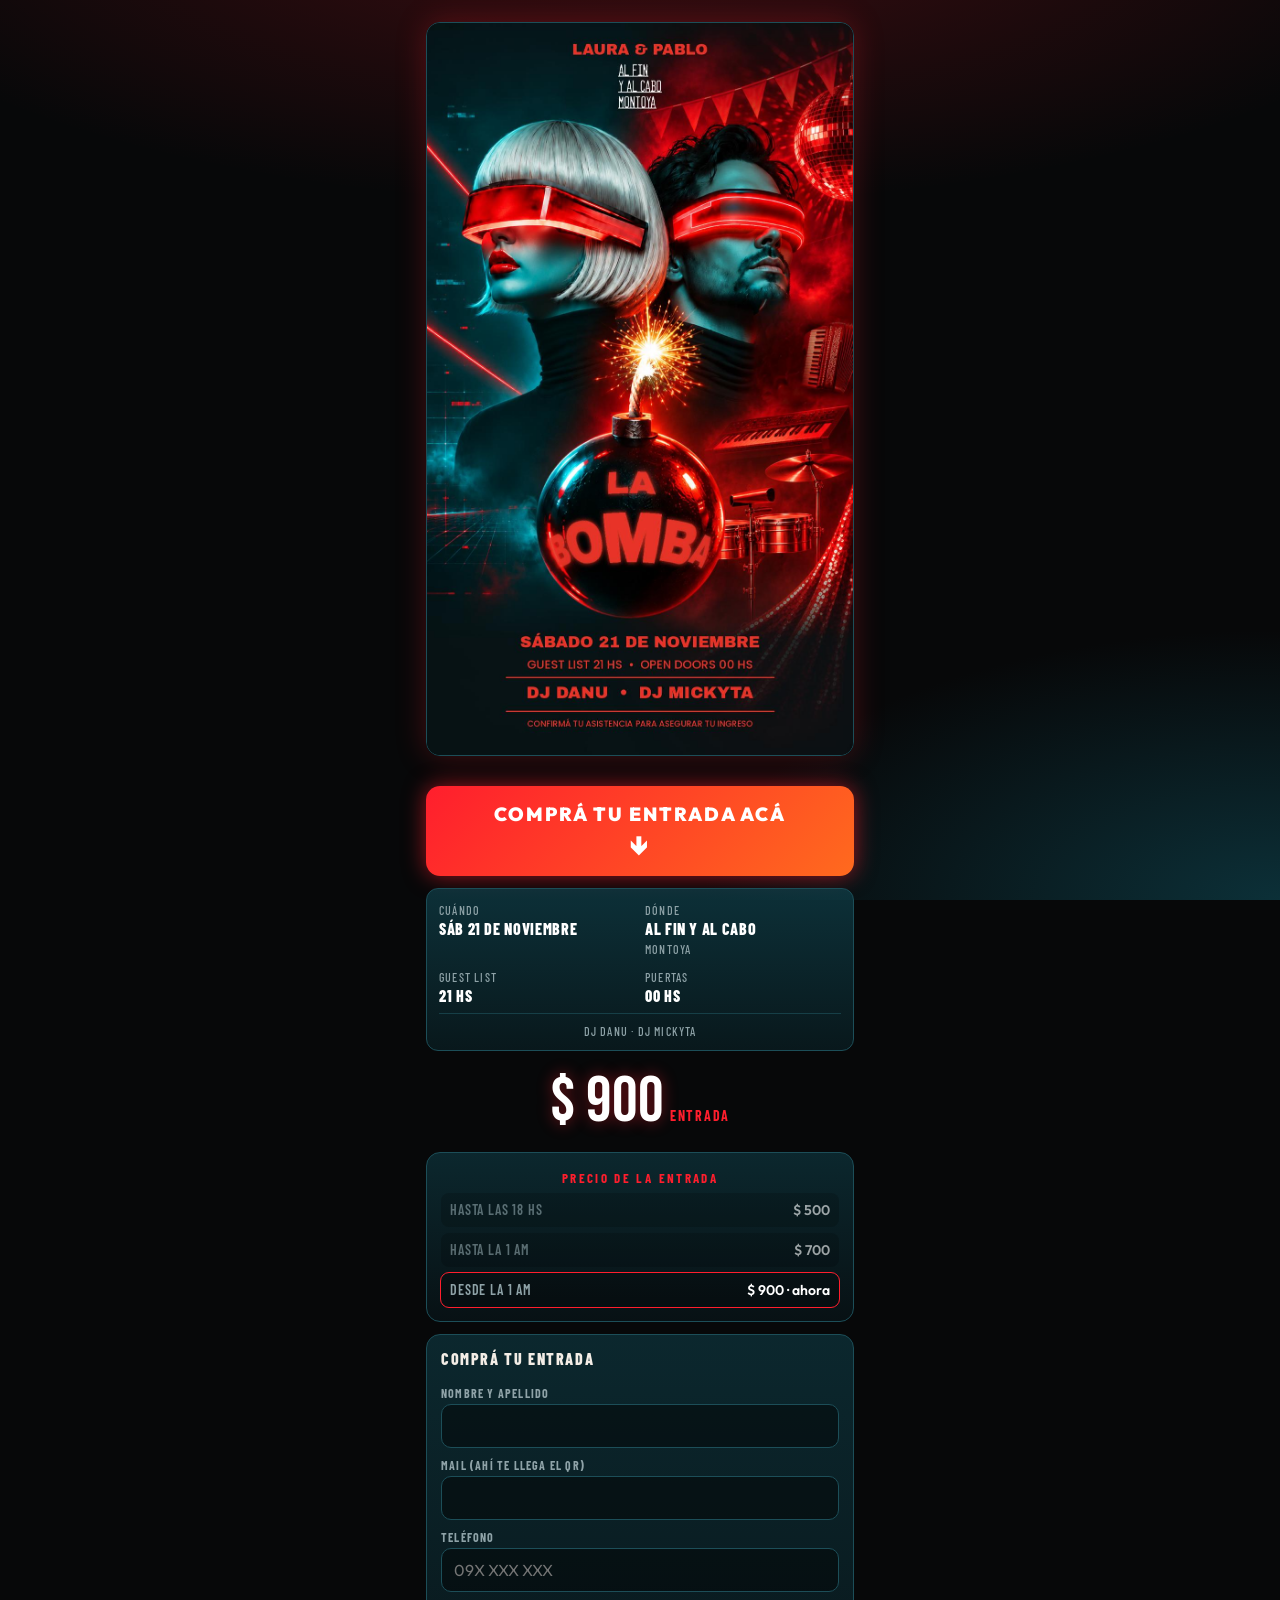
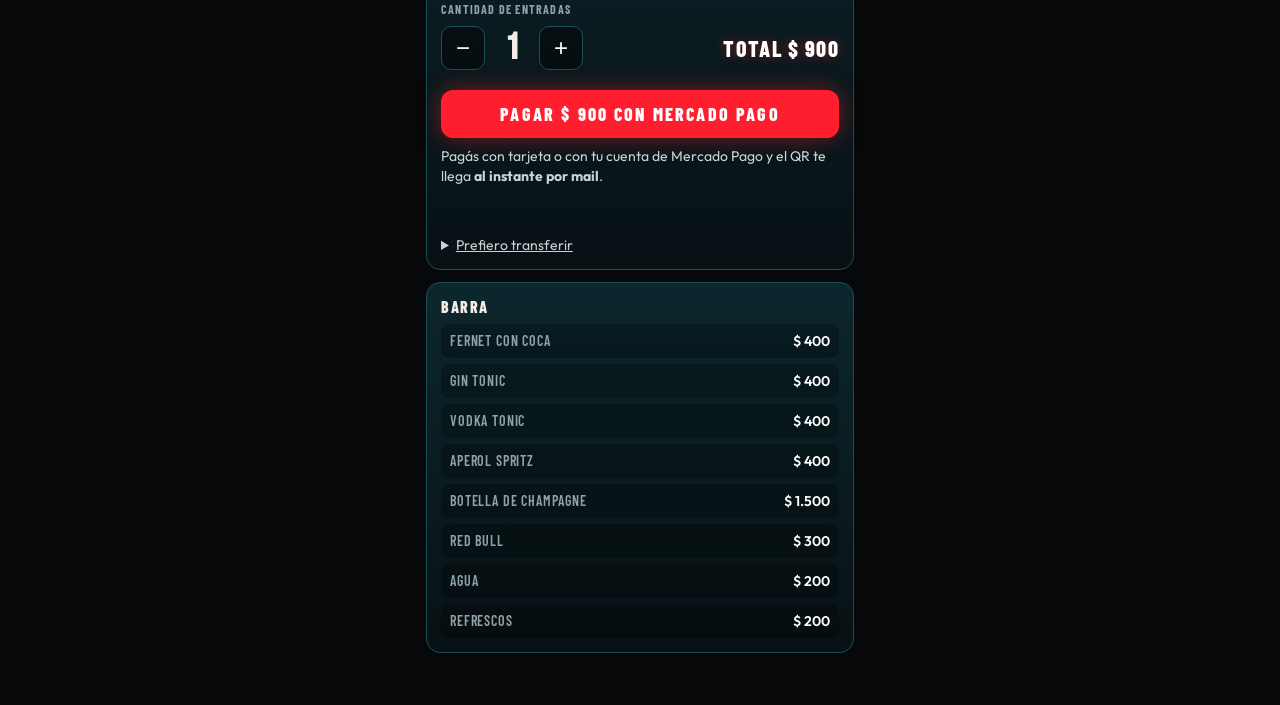
<file: index.html>
<!doctype html><html lang="es"><head><meta charset="utf-8"><meta name="viewport" content="width=device-width,initial-scale=1">
<title>LA BOMBA · Entradas</title><meta name="description" content="La Bomba · Sáb 21 nov · Al Fin y al Cabo, Montoya">
<meta property="og:title" content="LA BOMBA"><meta property="og:image" content="assets/flyer.jpg">
<link rel="icon" href="assets/bomb.svg"><link rel="stylesheet" href="app.css?v=2"><style>.cta-down{display:block;text-align:center;margin:18px auto 8px;padding:16px 18px;max-width:440px;background:linear-gradient(135deg,#FF1E2D,#FF6A1E);color:#fff!important;font-weight:900;letter-spacing:2px;font-size:19px;border-radius:14px;text-decoration:none!important;box-shadow:0 0 22px rgba(255,30,45,.6);animation:pulse 1.6s ease-in-out infinite}
.cta-down .arrow{display:block;font-size:30px;line-height:1;margin-top:4px;animation:bob 1.1s ease-in-out infinite}
@keyframes bob{0%,100%{transform:translateY(0)}50%{transform:translateY(7px)}}
@keyframes pulse{0%,100%{box-shadow:0 0 14px rgba(255,30,45,.45)}50%{box-shadow:0 0 30px rgba(255,30,45,.9)}}
html{scroll-behavior:smooth}</style></head>
<body><div class="page">
<div class="hero">
  <img class="flyer" src="assets/flyer.jpg" alt="Flyer La Bomba" onerror="this.outerHTML='<img class=bomb src=assets/bomb.svg alt=&quot;&quot;><div class=&quot;logo&quot;>LA BOMBA</div>'">
</div>
<a class="cta-down" href="#precios">COMPRÁ TU ENTRADA ACÁ<span class="arrow">↓</span></a>

<div class="meta">
  <div><span>Cuándo</span><b>Sáb 21 de noviembre</b></div>
  <div><span>Dónde</span><b>Al Fin y al Cabo</b><span>Montoya</span></div>
  <div><span>Guest list</span><b>21 hs</b></div>
  <div><span>Puertas</span><b>00 hs</b></div>
  <div class="full"><span>DJ Danu · DJ Mickyta</span></div>
</div>
<div class="price" id="precios" style="scroll-margin-top:12px"><span class="n" id="precio">$ 500</span><span class="tag">entrada</span></div>
<div class="card" id="tramos" style="text-align:center"></div>

<div id="buy">
<form class="card form" id="f" novalidate>
  <h3>Comprá tu entrada</h3>
  <label class="fld"><span>Nombre y apellido</span><input name="nombre" required autocomplete="name" maxlength="80"></label>
  <label class="fld"><span>Mail (ahí te llega el QR)</span><input name="email" type="email" required autocomplete="email" maxlength="120"></label>
  <label class="fld"><span>Teléfono</span><input name="telefono" type="tel" autocomplete="tel" maxlength="30" placeholder="09X XXX XXX"></label>
  <label class="fld"><span>Cantidad de entradas</span></label>
  <div class="qty"><button type="button" id="menos">−</button><b id="cant">1</b><button type="button" id="mas">+</button><span class="total" id="total">Total $ 2.000</span></div>
  <div id="comps" class="form"></div>
  <div id="mpBox">
    <button type="button" class="btn" id="mpBtn">Pagar con Mercado Pago</button>
    <p class="hint" style="margin-top:8px">Pagás con tarjeta o con tu cuenta de Mercado Pago y el QR te llega <b>al instante por mail</b>.</p>
  </div>
  <div class="err" id="err"></div>
  <details id="transf" style="margin-top:10px">
    <summary class="hint" style="cursor:pointer;text-decoration:underline">Prefiero transferir</summary>
    <p style="margin-top:10px">Transferí <b id="precio2">$ 2.000</b> por entrada a la cuenta Prex de abajo, subí el comprobante y cuando lo confirmemos te llega tu <b>QR por mail</b>.</p>
    <div class="pay-row"><span class="k">Prex</span><span class="v" id="prexNum"></span></div>
    <div class="pay-row"><span class="k">Titular</span><span class="v" id="prexTit"></span></div>
    <div class="pay-row"><span class="k">Monto</span><span class="v" id="precio3">$ 2.000</span></div>
    <div class="pay-row"><span class="k">Concepto</span><span class="v">Tu nombre y apellido</span></div>
    <label class="upload" for="file" style="margin-top:10px"><div class="ico">⬆</div><div><b id="fileLbl">Subí la foto del comprobante</b><em>Imagen o PDF · máx 5 MB</em></div></label>
    <input id="file" type="file" accept="image/*,application/pdf" class="hidden">
    <button class="btn ghost" id="send" style="margin-top:10px">Enviar comprobante</button>
  </details>
</form>
</div>

<div class="card" id="barra"><h3>Barra</h3></div>

<div id="done" class="hidden">
  <div class="ok-block"><div class="badge">✓</div><h2>Recibimos tu comprobante</h2>
  <p class="hint">Cuando confirmemos el pago te llega el QR a <b id="doneMail"></b>. Revisá también en spam.</p></div>
  <div class="card"><p class="hint">Guardá este link: ahí vas a ver tu QR apenas esté aprobado.</p>
  <a class="btn ghost" id="ticketLink" style="margin-top:10px">Ver mi entrada</a></div>
</div>
</div>
<script src="config.js"></script><script src="api.js"></script>
<script>
const C = window.LB_CONFIG;
$('#prexNum').textContent = C.PREX_NUMERO; $('#prexTit').textContent = C.PREX_TITULAR;
let PN = C.PRECIO_NUM || 2000; const MAXE = C.MAX_ENTRADAS || 10;
let cant = 1;
const money = n => '$ ' + n.toLocaleString('es-UY');
function tramoActual() { const now = Date.now(), T = C.PRECIOS || []; return T.find(t => !t.hasta || now < Date.parse(t.hasta)) || { precio: PN }; }
function aplicarPrecio() {
  const t = tramoActual(); PN = t.precio; ['#precio','#precio2'].forEach(s => $(s).textContent = money(PN));
  $('#tramos').innerHTML = '<span class="kicker">Precio de la entrada</span>' + (C.PRECIOS || []).map(x => '<div class="pay-row" style="' + (x === t ? 'outline:1px solid var(--red)' : 'opacity:.6') + '"><span class="k">' + x.txt + '</span><span class="v">' + money(x.precio) + (x === t ? ' · ahora' : '') + '</span></div>').join('');
  if (typeof cant !== 'undefined') setCant(cant);
}
$('#barra').innerHTML += (C.BARRA || []).map(([n, p]) => '<div class="pay-row"><span class="k">' + n + '</span><span class="v">' + money(p) + '</span></div>').join('');
aplicarPrecio(); setInterval(aplicarPrecio, 30000);
function mpLabel() { $('#mpBtn').textContent = 'Pagar ' + money(cant * PN) + ' con Mercado Pago'; }
function setCant(n) {
  const prev = [...document.querySelectorAll('#comps .comp')].map(d => ({ n: d.querySelector('[name=cn]').value, e: d.querySelector('[name=ce]').value }));
  cant = Math.max(1, Math.min(MAXE, n));
  $('#cant').textContent = cant; $('#total').textContent = 'Total ' + money(cant * PN); $('#precio3').textContent = money(cant * PN); mpLabel();
  let h = '';
  for (let k = 2; k <= cant; k++) h += '<div class="comp"><span class="kicker">Entrada ' + k + ' (opcional)</span>' +
    '<input name="cn" placeholder="Nombre del acompañante" maxlength="80"><input name="ce" type="email" placeholder="Su mail (si no, le llega a tu mail)" maxlength="120"></div>';
  $('#comps').innerHTML = h;
  [...document.querySelectorAll('#comps .comp')].forEach((d, i) => { if (prev[i]) { d.querySelector('[name=cn]').value = prev[i].n; d.querySelector('[name=ce]').value = prev[i].e; } });
}
$('#menos').onclick = () => setCant(cant - 1); $('#mas').onclick = () => setCant(cant + 1);
setCant(1);
let picked = null;
$('#file').onchange = e => { picked = e.target.files[0] || null; $('#fileLbl').textContent = picked ? picked.name : 'Subí la foto del comprobante'; };

function readDataURL(blob) { return new Promise((ok, ko) => { const r = new FileReader(); r.onload = () => ok(r.result); r.onerror = ko; r.readAsDataURL(blob); }); }
async function compress(file) {
  if (file.type === 'application/pdf') {
    if (file.size > 5 * 1024 * 1024) throw new Error('El PDF pesa más de 5 MB');
    return { mime: 'application/pdf', data: await readDataURL(file) };
  }
  try {
    const bmp = await createImageBitmap(file);
    const s = Math.min(1, 1600 / Math.max(bmp.width, bmp.height));
    const cv = document.createElement('canvas'); cv.width = Math.round(bmp.width * s); cv.height = Math.round(bmp.height * s);
    cv.getContext('2d').drawImage(bmp, 0, 0, cv.width, cv.height);
    return { mime: 'image/jpeg', data: cv.toDataURL('image/jpeg', 0.8) };
  } catch (e) {
    if (file.size > 5 * 1024 * 1024) throw new Error('La imagen pesa más de 5 MB');
    const mime = /^image\/(jpeg|png|webp|heic|heif)$/.test(file.type) ? file.type : 'image/jpeg';
    return { mime, data: await readDataURL(file) };
  }
}
// Mercado Pago (se puede apagar con MP_ACTIVO: false en config.js)
if (C.MP_ACTIVO === false) { $('#mpBox').classList.add('hidden'); $('#transf').open = true; $('#transf summary').textContent = 'Pagar por transferencia'; }
function datos() {
  const f = $('#f'), err = $('#err'); err.textContent = '';
  const nombre = f.nombre.value.trim(), email = f.email.value.trim(), telefono = f.telefono.value.trim();
  if (!nombre) { err.textContent = 'Poné tu nombre y apellido'; return null; }
  if (!/^[^\s@]+@[^\s@]+\.[^\s@]+$/.test(email)) { err.textContent = 'Revisá el mail'; return null; }
  const acompanantes = [...document.querySelectorAll('#comps .comp')].map(d => ({ nombre: d.querySelector('[name=cn]').value.trim(), email: d.querySelector('[name=ce]').value.trim() }));
  const badMail = acompanantes.findIndex(a => a.email && !/^[^\s@]+@[^\s@]+\.[^\s@]+$/.test(a.email));
  if (badMail >= 0) { err.textContent = 'Revisá el mail de la entrada ' + (badMail + 2); return null; }
  const rp = (new URLSearchParams(location.search).get('rp') || '').trim().toLowerCase();
  return { nombre, email, telefono, rp, cantidad: cant, acompanantes };
}
$('#mpBtn').onclick = async () => {
  const d = datos(); if (!d) return;
  const b = $('#mpBtn'); b.disabled = true; b.textContent = 'Abriendo Mercado Pago…';
  try {
    const r = await api('mp_crear', d);
    try { localStorage.setItem('lb_ticket', r.token); } catch (_) {}
    location.href = r.init_point; return;
  } catch (x) {
    $('#err').textContent = /desconocida/i.test(x.message) ? 'El pago con Mercado Pago todavía no está disponible. Podés pagar por transferencia acá abajo.' : x.message;
    if (/desconocida|no está activo/i.test(x.message)) $('#transf').open = true;
  }
  b.disabled = false; mpLabel();
};
$('#f').onsubmit = async e => {
  e.preventDefault();
  if (!$('#transf').open) return $('#mpBtn').click(); // Enter en un campo = pagar con MP
  const d = datos(); if (!d) return; const err = $('#err'), email = d.email;
  if (!picked) return err.textContent = 'Falta subir el comprobante';
  const b = $('#send'); b.disabled = true; b.textContent = 'Enviando…';
  try {
    const file = await compress(picked);
    const r = await api('comprar', Object.assign({ file }, d));
    $('#doneMail').textContent = email + (cant > 1 ? ' (las ' + cant + ' entradas; a los acompañantes con mail propio les llega el suyo)' : '');
    $('#ticketLink').href = 'ticket.html?t=' + encodeURIComponent(r.token);
    try { localStorage.setItem('lb_ticket', r.token); } catch (_) {}
    $('#buy').classList.add('hidden'); $('#done').classList.remove('hidden'); scrollTo(0, 0);
  } catch (x) { err.textContent = x.message; }
  b.disabled = false; b.textContent = 'Enviar comprobante';
};
</script></body></html>
</file>
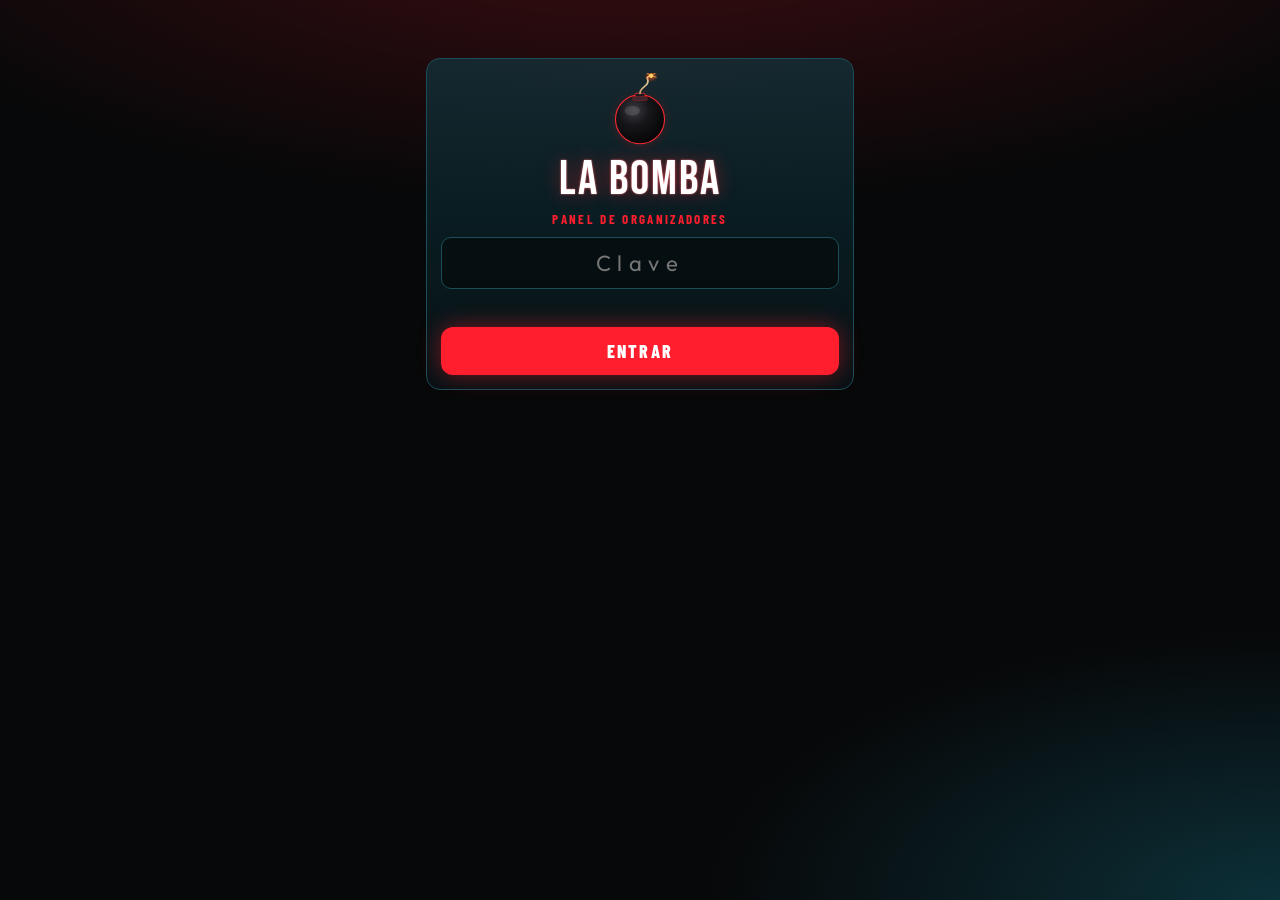
<file: admin.html>
<!doctype html><html lang="es"><head><meta charset="utf-8"><meta name="viewport" content="width=device-width,initial-scale=1">
<meta name="robots" content="noindex"><title>Panel · LA BOMBA</title><link rel="icon" href="assets/bomb.svg"><link rel="stylesheet" href="app.css"></head>
<body><div class="page">
<div id="login" class="card form" style="margin-top:40px;text-align:center">
  <img src="assets/bomb.svg" style="width:70px;margin:0 auto" alt=""><div class="logo" style="font-size:48px">LA BOMBA</div>
  <div class="kicker">Panel de organizadores</div>
  <input id="pin" type="password" autocapitalize="off" autocorrect="off" placeholder="Clave" style="text-align:center;font-size:22px;letter-spacing:.3em">
  <div class="err" id="lerr"></div><button class="btn" id="go">Entrar</button>
</div>

<div id="app" class="hidden">
  <div class="topbar"><div class="brand"><img src="assets/bomb.svg" alt=""><span class="logo">LA BOMBA</span></div>
    <div class="row"><a class="btn sm ghost" href="scanner.html">Escáner</a><button class="btn sm ghost" id="out">Salir</button></div></div>
  <div class="counters">
    <div class="counter okc"><div class="n" id="cA">0</div><div class="l">Aprobados</div></div>
    <div class="counter pend"><div class="n" id="cP">0</div><div class="l">Pendientes</div></div>
    <div class="counter in"><div class="n" id="cE">0</div><div class="l">Entraron</div></div>
  </div>
  <p class="hint" id="quota" style="margin:-4px 0 10px;font-size:12px"></p>
  <p class="hint" id="precioInfo" style="margin:-4px 0 10px;font-size:12px"></p>
  <div class="tabs" style="grid-template-columns:1fr 1fr .7fr"><button class="tab on" data-t="inv">Invitados</button><button class="tab" data-t="pag">Pagos<span class="pill hidden" id="pp">0</span></button><button class="tab" data-t="rp">RRPP</button></div>

  <div id="t-inv">
    <form class="card form" id="addOne">
      <h3>Mandar QR ya</h3>
      <input name="nombre" placeholder="Nombre y apellido" maxlength="80">
      <input name="email" type="email" placeholder="Mail (opcional si ponés teléfono)" maxlength="120">
      <input name="telefono" type="tel" placeholder="Teléfono (para WhatsApp)" maxlength="30">
      <button class="btn">Enviar QR al mail</button>
    </form>
    <details class="card"><summary class="kicker" style="cursor:pointer">Cargar varios de una</summary>
      <form class="form" id="addBulk" style="margin-top:10px">
        <p class="hint">Subí un CSV (nombre, teléfono, mail) o pegá uno por línea. Si falta el mail o el teléfono dejá el lugar vacío. Los que tienen mail reciben el QR solo; a los demás te quedan botones para mandarlo por WhatsApp o copiar el link.</p>
        <input type="file" id="csv" accept=".csv,text/csv,text/plain">
        <textarea name="lista" placeholder="Camila Ferreira, camila@gmail.com, 099123456&#10;Mateo Álvarez, mateo@gmail.com"></textarea>
        <button class="btn">Cargar y enviar QRs</button>
      </form>
    </details>
    <div class="err" id="ierr"></div>
    <div id="sinMail" class="card hidden"></div>
    <input id="q" placeholder="Buscar por nombre o mail…" style="margin-bottom:10px">
    <div class="list" id="listAll"></div>
  </div>

  <div id="t-pag" class="hidden"><div class="list" id="listPend"></div></div>

  <div id="t-rp" class="hidden">
    <form class="card form" id="rpForm">
      <h3 id="rpTitle">Nuevo RRPP</h3>
      <input name="nombre" placeholder="Nombre del RRPP" maxlength="60">
      <input name="clave" inputmode="numeric" placeholder="Clave (4 a 6 números)" maxlength="6" autocomplete="off">
      <label class="row" style="align-items:center"><input type="checkbox" name="puedeInvitar" checked style="width:auto"> <span class="hint">Puede cargar invitados</span></label>
      <input name="tope" type="number" min="0" placeholder="Tope de invitados (vacío = sin límite)">
      <label class="row" style="align-items:center"><input type="checkbox" name="puedeLink" checked style="width:auto"> <span class="hint">Tiene link de pago propio</span></label>
      <div class="row"><button class="btn" style="flex:1">Guardar RRPP</button><button type="button" class="btn ghost hidden" id="rpCancel" style="flex:0 0 auto;width:auto">Cancelar</button></div>
      <div class="err" id="rerr"></div>
    </form>
    <p class="hint" style="margin-bottom:10px">Los RRPP entran en <b id="rpUrl"></b> con su clave.</p>
    <div class="list" id="listRp"></div>
  </div>
</div>
</div>
<div id="modal" class="modal hidden"></div>
<script src="config.js"></script><script src="api.js"></script>
<script>
function precioAhora() { const C = window.LB_CONFIG || {}, n = Date.now(), t = (C.PRECIOS || []).find(x => !x.hasta || n < Date.parse(x.hasta)); return t ? t.precio : (C.PRECIO_NUM || 500); }
let PIN = sessionStorage.getItem('lb_pin') || '', DATA = { items: [] };
async function login(p) {
  const r = await api('login', { pin: p });
  if (r.rol === 'rrpp') { location.href = 'rrpp.html'; throw new Error('Sos RRPP: entrá por rrpp.html'); }
  if (r.rol !== 'admin') throw new Error('Ese PIN es del escáner, no del panel');
  PIN = p; sessionStorage.setItem('lb_pin', p);
  $('#login').classList.add('hidden'); $('#app').classList.remove('hidden'); load();
}
$('#go').onclick = () => { $('#lerr').textContent = ''; login($('#pin').value.trim()).catch(e => $('#lerr').textContent = e.message); };
$('#pin').onkeydown = e => { if (e.key === 'Enter') $('#go').click(); };
$('#out').onclick = () => { sessionStorage.removeItem('lb_pin'); location.reload(); };
if (PIN) login(PIN).catch(() => sessionStorage.removeItem('lb_pin'));

document.querySelectorAll('.tab').forEach(t => t.onclick = () => {
  document.querySelectorAll('.tab').forEach(x => x.classList.toggle('on', x === t));
  ['inv', 'pag', 'rp'].forEach(k => $('#t-' + k).classList.toggle('hidden', t.dataset.t !== k));
});

(function () { const C = window.LB_CONFIG || {}, now = Date.now(), T = C.PRECIOS || [], t = T.find(x => !x.hasta || now < Date.parse(x.hasta));
  if (t) $('#precioInfo').textContent = 'Precio ahora: $ ' + t.precio.toLocaleString('es-UY') + ' · ' + T.map(x => '$' + x.precio + ' ' + x.txt).join(' · '); })();
async function load() {
  try { DATA = await api('listar', { pin: PIN }); } catch (e) { $('#ierr').textContent = e.message; return; }
  const c = DATA.contadores;
  $('#cA').textContent = c.aprobados; $('#cP').textContent = c.pendientes; $('#cE').textContent = c.entraron;
  $('#pp').textContent = c.pendientes; $('#pp').classList.toggle('hidden', !c.pendientes);
  $('#quota').textContent = 'Mails que quedan hoy: ' + DATA.mailsRestantes + (DATA.mailsRestantes < 20 ? ' · si se acaban, mandá el QR por WhatsApp' : '');
  render();
}
function ticketUrl(t) { return (DATA.siteUrl || location.href.replace(/admin\.html.*$/, '')) + 'ticket.html?t=' + t; }
function waLink(o) {
  let tel = String(o.telefono || '').replace(/\D/g, '');
  if (tel.startsWith('0')) tel = '598' + tel.slice(1);
  const msg = '¡Hola ' + o.nombre + '! 💣 Estás en la lista de LA BOMBA hoy en Al Fin y al Cabo (Montoya). Lista desde las 21 hs, puerta a las 00 hs. Tu entrada con QR está acá: ' + ticketUrl(o.token) + ' ¡Nos vemos en la pista!';
  return 'https://wa.me/' + tel + '?text=' + encodeURIComponent(msg);
}
function chip(o) {
  if (o.usado) return '<span class="chip in">Entró ' + esc(o.usado.split(' ')[1] || '') + '</span>';
  if (o.estado === 'aprobado') return '<span class="chip">' + (o.mail ? 'QR enviado' : 'Aprobado') + '</span>';
  if (o.estado === 'pendiente') return '<span class="chip wait">Pendiente</span>';
  return '<span class="chip no">' + esc(o.estado) + '</span>';
}
function recTok(o) {
  if (o.comprobante) return o.token;
  const b = o.compra && DATA.items.find(x => x.compra === o.compra && x.comprobante);
  return b ? b.token : '';
}
function card(o, pend) {
  const rt = recTok(o), verBtn = rt ? '<button class="btn sm ghost" data-a="ver" data-rt="' + esc(rt) + '">Ver comprobante</button>' : '';
  const sub = [o.email, o.telefono].filter(Boolean).map(esc).join(' · ');
  let btns = '';
  if (pend) btns = (o.comprobante ? '<button class="btn sm ghost" data-a="ver">Ver comprobante</button>' : '') +
    '<button class="btn sm ok" data-a="aprobar">Aprobar y mandar QR</button><button class="btn sm danger" data-a="rechazar">Rechazar</button>';
  else if (o.estado === 'aprobado') btns = verBtn + '<button class="btn sm ghost" data-a="reenviar">Reenviar mail</button>' +
    (o.telefono ? '<a class="btn sm wa" target="_blank" href="' + waLink(o) + '">WhatsApp</a>' : '') +
    '<button class="btn sm ghost" data-a="copiar">Copiar link</button>' +
    (o.usado ? '<button class="btn sm danger" data-a="desmarcar">Desmarcar entrada</button>' : '');
  else if (o.estado === 'rechazado') btns = verBtn + '<button class="btn sm ghost" data-a="aprobar">Aprobar igual</button>';
  btns += '<button class="btn sm danger" data-a="borrar" title="Borrar entrada">🗑</button>';
  return '<div class="person" data-t="' + esc(o.token) + '"><div class="top"><div class="av">' + esc(initials(o.nombre)) + '</div>' +
    '<div class="info"><b>' + esc(o.nombre) + '</b><small>' + sub + '</small><small>' + (o.tipo === 'pago' ? (o.metodo === 'mp' ? 'Mercado Pago · ' : 'Pagó · ') : 'Invitado · ') + esc(o.creado) + (o.aprobadoPor && o.aprobadoPor.indexOf('rrpp:') === 0 && o.estado === 'aprobado' ? ' · aprobó el RRPP' : o.aprobadoPor === 'mercadopago' && o.estado === 'aprobado' ? ' · aprobado por Mercado Pago' : '') + (o.rrpp ? ' · RRPP <b style="display:inline;font-size:12px;color:var(--red2)">' + esc(o.rrppNombre || o.rrpp) + '</b>' : '') + '</small></div>' + chip(o) + '</div>' +
    '<div class="row">' + btns + '</div></div>';
}
function render() {
  const q = $('#q').value.trim().toLowerCase();
  const all = DATA.items.filter(o => o.estado !== 'pendiente' && (o.estado !== 'sin pagar' || q) && (!q || (o.nombre + ' ' + o.email).toLowerCase().includes(q)));
  $('#listAll').innerHTML = all.map(o => card(o, false)).join('') || '<p class="hint">Todavía no hay entradas.</p>';
  const p = DATA.items.filter(o => o.estado === 'pendiente');
  const groups = {}, order = [];
  p.slice().reverse().forEach(o => { const k = o.compra || o.token; if (!groups[k]) { groups[k] = []; order.push(k); } groups[k].push(o); });
  $('#pp').textContent = order.length; $('#pp').classList.toggle('hidden', !order.length);
  $('#listPend').innerHTML = order.reverse().map(k => groupCard(groups[k])).join('') || '<p class="hint">No hay pagos pendientes 🎉</p>';
  renderRp();
}
function groupCard(g) {
  if (g.length === 1) return card(g[0], true);
  const buyer = g.find(o => o.nota === 'comprador') || g[0], PN = precioAhora();
  const total = '$ ' + (g.length * PN).toLocaleString('es-UY');
  const names = g.map(o => esc(o.nombre) + (o.email && o.email !== buyer.email ? ' <span style="color:var(--muted)">(' + esc(o.email) + ')</span>' : '')).join('<br>');
  return '<div class="person" data-t="' + esc(buyer.token) + '"><div class="top"><div class="av">' + g.length + '</div>' +
    '<div class="info"><b>' + esc(buyer.nombre) + ' · ' + g.length + ' entradas · ' + total + '</b><small>' + [buyer.email, buyer.telefono].filter(Boolean).map(esc).join(' · ') + '</small>' +
    '<small>Pagó · ' + esc(buyer.creado) + (buyer.rrpp ? ' · RRPP <b style="display:inline;font-size:12px;color:var(--red2)">' + esc(buyer.rrppNombre || buyer.rrpp) + '</b>' : '') + '</small>' +
    '<small style="margin-top:4px;color:#C9D4D6">' + names + '</small></div><span class="chip wait">Pendiente</span></div>' +
    '<div class="row">' + (buyer.comprobante ? '<button class="btn sm ghost" data-a="ver">Ver comprobante</button>' : '') +
    '<button class="btn sm ok" data-a="aprobar">Aprobar las ' + g.length + ' y mandar QRs</button><button class="btn sm danger" data-a="rechazar">Rechazar</button></div></div>';
}
function rpPerms(x) {
  const c = [];
  if (x.puedeInvitar) c.push(x.tope ? 'Invita hasta ' + x.tope : 'Invita sin límite');
  if (x.puedeLink) c.push('Link de pago');
  return c.map(t => '<span class="chip" style="margin-right:4px">' + esc(t) + '</span>').join('');
}
function renderRp() {
  $('#rpUrl').textContent = (DATA.siteUrl || '') + 'rrpp.html';
  $('#listRp').innerHTML = (DATA.rrpp || []).map(x => {
    const s = x.stats;
    return '<div class="person" data-slug="' + esc(x.slug) + '" style="' + (x.activo ? '' : 'opacity:.55') + '"><div class="top"><div class="av">' + esc(initials(x.nombre)) + '</div>' +
      '<div class="info"><b>' + esc(x.nombre) + (x.activo ? '' : ' · desactivado') + '</b><small>' + rpPerms(x) + '</small>' +
      '<small>Invitados ' + s.invitados + (x.tope ? '/' + x.tope : '') + ' · Vendidas ' + s.vendidas + ' · Pendientes ' + s.pendientes + ' · Entraron ' + s.entraron + '</small></div></div>' +
      '<div class="row">' + (x.puedeLink ? '<button class="btn sm ghost" data-r="copiar">Copiar link</button><a class="btn sm wa" target="_blank" href="https://wa.me/?text=' + encodeURIComponent('Entradas LA BOMBA (sáb 21/11): ' + x.link) + '">WhatsApp</a>' : '') +
      '<button class="btn sm ghost" data-r="editar">Editar</button><button class="btn sm ' + (x.activo ? 'danger' : 'ok') + '" data-r="activo">' + (x.activo ? 'Desactivar' : 'Activar') + '</button></div></div>';
  }).join('') || '<p class="hint">Todavía no hay RRPP.</p>';
}
let editSlug = null;
function rpReset() { editSlug = null; $('#rpForm').reset(); $('#rpForm').nombre.disabled = false; $('#rpTitle').textContent = 'Nuevo RRPP'; $('#rpForm').clave.placeholder = 'Clave (4 a 6 números)'; $('#rpCancel').classList.add('hidden'); }
$('#rpCancel').onclick = rpReset;
$('#rpForm').onsubmit = async e => {
  e.preventDefault(); const f = e.target, err = $('#rerr'); err.textContent = '';
  const d = { pin: PIN, puedeInvitar: f.puedeInvitar.checked, puedeLink: f.puedeLink.checked, tope: Number(f.tope.value) || 0 };
  if (!d.puedeInvitar && !d.puedeLink) return err.textContent = 'Marcá al menos una opción';
  const clave = f.clave.value.trim();
  if (clave || !editSlug) { if (!/^\d{4,6}$/.test(clave)) return err.textContent = 'La clave tiene que ser de 4 a 6 números'; d.clave = clave; }
  const b = f.querySelector('button'); b.disabled = true;
  try {
    if (editSlug) await api('rrpp_editar', Object.assign(d, { slug: editSlug }));
    else { if (!f.nombre.value.trim()) throw new Error('Poné el nombre'); await api('rrpp_crear', Object.assign(d, { nombre: f.nombre.value.trim() })); }
    rpReset(); await load();
  } catch (x) { err.textContent = x.message; }
  b.disabled = false;
};
document.addEventListener('click', async e => {
  const b = e.target.closest('button[data-r]'); if (!b) return;
  const slug = b.closest('.person').dataset.slug, x = DATA.rrpp.find(r => r.slug === slug), a = b.dataset.r;
  if (a === 'copiar') { await navigator.clipboard.writeText(x.link).catch(() => prompt('Copiá el link:', x.link)); b.textContent = 'Copiado'; return; }
  if (a === 'editar') {
    const f = $('#rpForm'); editSlug = slug; f.nombre.value = x.nombre; f.nombre.disabled = true; f.clave.value = '';
    f.clave.placeholder = 'Nueva clave (vacío = no cambia)'; f.puedeInvitar.checked = x.puedeInvitar; f.puedeLink.checked = x.puedeLink;
    f.tope.value = x.tope || ''; $('#rpTitle').textContent = 'Editar ' + x.nombre; $('#rpCancel').classList.remove('hidden'); scrollTo(0, f.offsetTop - 10); return;
  }
  if (a === 'activo') {
    if (x.activo && !confirm('¿Desactivar a ' + x.nombre + '? No va a poder entrar y su link deja de marcarse.')) return;
    b.disabled = true;
    try { await api('rrpp_editar', { pin: PIN, slug, activo: !x.activo }); await load(); } catch (err) { alert(err.message); b.disabled = false; }
  }
});
$('#q').oninput = render;

document.addEventListener('click', async e => {
  const b = e.target.closest('button[data-a]'); if (!b) return;
  const token = b.closest('.person').dataset.t, a = b.dataset.a, o = DATA.items.find(x => x.token === token);
  if (a === 'copiar') { await navigator.clipboard.writeText(ticketUrl(token)).catch(() => prompt('Copiá el link:', ticketUrl(token))); b.textContent = 'Copiado'; return; }
  if (a === 'rechazar' && !confirm('¿Rechazar el pago de ' + o.nombre + '?')) return;
  if (a === 'borrar' && !confirm('¿Borrar la entrada de ' + o.nombre + '? Su QR deja de valer.')) return;
  if (a === 'desmarcar' && !confirm('¿Marcar que ' + o.nombre + ' todavía no entró?')) return;
  b.disabled = true; const t0 = b.textContent; b.textContent = '…';
  try {
    if (a === 'ver') { showReceipt(await api('comprobante', { pin: PIN, token: b.dataset.rt || token })); b.disabled = false; b.textContent = t0; return; }
    const r = await api(a, { pin: PIN, token });
    if ((a === 'aprobar' || a === 'reenviar') && r.mail === false || r.error) alert('Aprobado, pero el mail no salió: ' + (r.error || '') + '\nMandale el link por WhatsApp.');
    await load();
  } catch (x) { alert(x.message); b.disabled = false; b.textContent = t0; }
});
function showReceipt(r) {
  const m = $('#modal'), src = 'data:' + r.mime + ';base64,' + r.data;
  m.innerHTML = r.mime === 'application/pdf' ? '<iframe src="' + src + '"></iframe>' : '<img src="' + src + '" alt="Comprobante">';
  m.classList.remove('hidden'); m.onclick = () => m.classList.add('hidden');
}
async function add(list, btn) {
  $('#ierr').textContent = ''; btn.disabled = true; const t0 = btn.textContent; btn.textContent = 'Enviando…';
  try {
    const r = await api('agregar', { pin: PIN, invitados: list }); window._last = r;
    const bad = r.resultados.filter(x => !x.ok || !x.mail);
    if (bad.length) $('#ierr').textContent = bad.map(x => x.nombre + ': ' + (x.error || 'mail no enviado')).join(' · ');
    await load(); return true;
  } catch (x) { $('#ierr').textContent = x.message; return false; }
  finally { btn.disabled = false; btn.textContent = t0; }
}
$('#addOne').onsubmit = async e => {
  e.preventDefault(); const f = e.target;
  const g = { nombre: f.nombre.value.trim(), email: f.email.value.trim(), telefono: f.telefono.value.trim() };
  if (!g.nombre || !(g.email || g.telefono)) return $('#ierr').textContent = 'Poné nombre y mail (o teléfono)';
  const soloWa = !g.email && g.telefono;
  if (await add([g], f.querySelector('button'))) {
    const x = (window._last && window._last.resultados || [])[0];
    f.reset(); setBtn();
    if (soloWa && x && x.ok && x.token) location.href = waLink({ nombre: g.nombre, telefono: g.telefono, token: x.token });
  }
};
function setBtn() { const f = $('#addOne'); f.querySelector('button').textContent = (!f.email.value.trim() && f.telefono.value.trim()) ? 'Mandar QR por WhatsApp' : 'Enviar QR al mail'; }
$('#addOne').email.addEventListener('input', setBtn); $('#addOne').telefono.addEventListener('input', setBtn);
function csvRow(l) {
  const out = []; let cur = '', q = false;
  const sep = (l.match(/;/g) || []).length > (l.match(/,/g) || []).length ? ';' : (l.includes('\t') ? '\t' : ',');
  for (let i = 0; i < l.length; i++) {
    const c = l[i];
    if (q) { if (c === '"' && l[i + 1] === '"') { cur += '"'; i++; } else if (c === '"') q = false; else cur += c; }
    else if (c === '"') q = true; else if (c === sep) { out.push(cur.trim()); cur = ''; } else cur += c;
  }
  out.push(cur.trim()); return out;
}
function parseLista(txt) {
  return txt.replace(/^\uFEFF/, '').split(/\r?\n/).map(l => l.trim()).filter(Boolean).map(csvRow)
    .filter(p => !/^nombre$/i.test(p[0] || ''))
    .map(p => {
      const email = p.slice(1).find(s => s.includes('@')) || '', tel = p.slice(1).find(s => !s.includes('@') && /^\+?[\d\s().-]{6,}$/.test(s)) || '';
      return { nombre: p[0], email, telefono: tel };
    }).filter(g => g.nombre);
}
$('#csv').onchange = async e => {
  const file = e.target.files[0]; if (!file) return;
  $('#addBulk').lista.value = (await file.text()).trim();
};
function showSinMail(rows) {
  const box = $('#sinMail');
  if (!rows.length) { box.classList.add('hidden'); return; }
  box.innerHTML = '<div class="kicker">Les falta el mail: mandales el QR vos (' + rows.length + ')</div>' + rows.map(o =>
    '<div class="row" style="align-items:center;justify-content:space-between;margin-top:8px"><span>' + o.nombre.replace(/</g, '&lt;') + '</span><span class="row">' +
    (o.telefono ? '<a class="btn sm wa" target="_blank" href="' + waLink(o) + '">WhatsApp</a>' : '') +
    '<button class="btn sm ghost" data-cp="' + o.token + '">Copiar link</button></span></div>').join('') +
    '<button class="btn sm ghost" style="margin-top:10px" id="sinMailOk">Listo, cerrar</button>';
  box.classList.remove('hidden');
  box.querySelectorAll('[data-cp]').forEach(b => b.onclick = async () => { const u = ticketUrl(b.dataset.cp); await navigator.clipboard.writeText(u).catch(() => prompt('Copiá el link:', u)); b.textContent = 'Copiado'; });
  $('#sinMailOk').onclick = () => box.classList.add('hidden');
}
$('#addBulk').onsubmit = async e => {
  e.preventDefault(); const f = e.target, btn = f.querySelector('button');
  const list = parseLista(f.lista.value);
  if (!list.length) return $('#ierr').textContent = 'No encontré nombres en la lista';
  const conMail = list.filter(g => g.email).length, soloTel = list.filter(g => !g.email && g.telefono).length, nada = list.length - conMail - soloTel;
  if (!confirm('Cargar ' + list.length + ' invitados:\n· ' + conMail + ' con mail (les llega el QR solo)\n· ' + soloTel + ' solo con teléfono (te queda botón de WhatsApp)\n· ' + nada + ' sin mail ni teléfono (te queda el link para copiar)\n\n¿Seguimos?')) return;
  $('#ierr').textContent = ''; btn.disabled = true; const t0 = btn.textContent;
  const sin = [], errs = [];
  try {
    for (let i = 0; i < list.length; i += 50) {
      const tanda = list.slice(i, i + 50);
      btn.textContent = 'Cargando ' + Math.min(i + 50, list.length) + ' de ' + list.length + '…';
      const r = await api('agregar', { pin: PIN, invitados: tanda });
      r.resultados.forEach((x, j) => {
        if (!x.ok) errs.push(x.nombre + ': ' + x.error);
        else if (!x.mail) { sin.push({ nombre: x.nombre, token: x.token, telefono: tanda[j].telefono }); if (tanda[j].email) errs.push(x.nombre + ': mail no enviado (' + (x.error || '') + ')'); }
      });
    }
    f.reset(); $('#csv').value = '';
  } catch (x) { errs.push(x.message); }
  finally { btn.disabled = false; btn.textContent = t0; }
  if (errs.length) $('#ierr').textContent = errs.join(' · ');
  showSinMail(sin); await load();
};
</script></body></html>
</file>
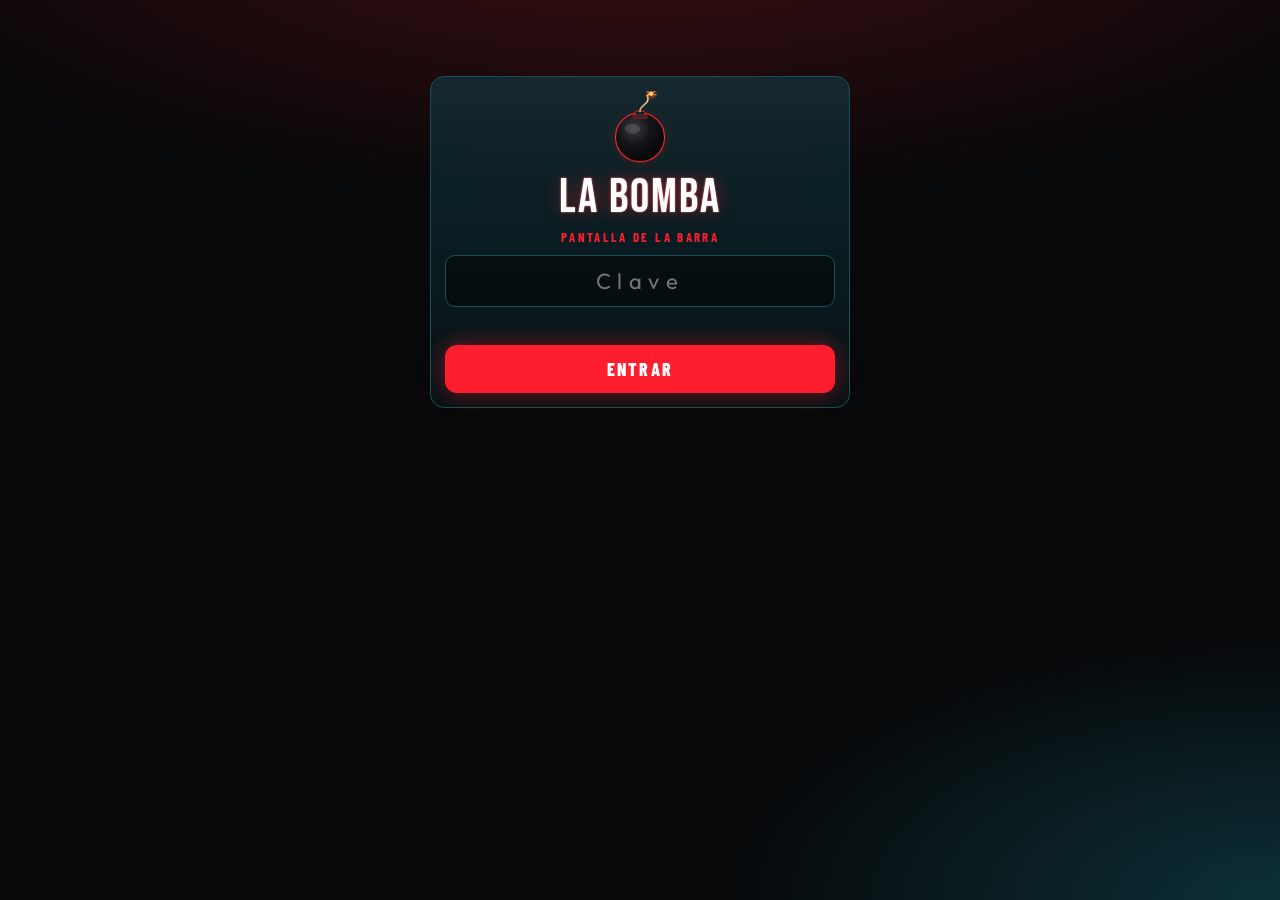
<file: barra-pantalla.html>
<!doctype html><html lang="es"><head><meta charset="utf-8"><meta name="viewport" content="width=device-width,initial-scale=1">
<meta name="robots" content="noindex"><meta name="theme-color" content="#070809"><title>Pantalla barra · LA BOMBA</title>
<link rel="icon" href="assets/bomb.svg"><link rel="stylesheet" href="app.css"></head>
<body><div class="page wide" id="wrap">
<div id="login" class="card form" style="max-width:420px;margin:60px auto;text-align:center">
  <img src="assets/bomb.svg" style="width:70px;margin:0 auto" alt=""><div class="logo" style="font-size:48px">LA BOMBA</div>
  <div class="kicker">Pantalla de la barra</div>
  <input id="pin" type="password" autocapitalize="off" autocorrect="off" placeholder="Clave" style="text-align:center;font-size:22px;letter-spacing:.3em">
  <div class="err" id="lerr"></div><button class="btn" id="go">Entrar</button>
</div>
<div id="app" class="hidden">
  <div class="topbar">
    <div class="brand"><img src="assets/bomb.svg" alt=""><span class="logo">LA BOMBA</span><span class="kicker" style="margin-left:8px">Barra</span></div>
    <div class="row"><span class="hint" id="st" style="align-self:center">Actualiza sola</span>
      <button class="btn sm ghost" id="out">Salir</button></div>
  </div>
  <div class="row" style="margin-bottom:12px">
    <input id="q" placeholder="Buscar por número o nombre…" style="flex:1;min-width:180px">
    <button class="btn sm ghost" id="refrescar">Actualizar</button>
  </div>
  <div id="cola" class="cola"></div>
</div>
</div>
<script src="config.js"></script><script src="api.js"></script>
<script>
const DEMO = new URLSearchParams(location.search).get('demo') === '1';
const DEMO_PEDIDOS = [
  { token: 'd1', numero: '012', nombre: 'María López', hora: '21:04', monto: 1200, items: [{ qty: 2, nombre: 'Fernet con coca' }, { qty: 1, nombre: 'Aperol' }] },
  { token: 'd2', numero: '013', nombre: 'Juan Pérez', hora: '21:06', monto: 1100, items: [{ qty: 2, nombre: 'Fernet con coca' }, { qty: 1, nombre: 'Red Bull' }] },
  { token: 'd3', numero: '014', nombre: 'Camila Ferreira', hora: '21:08', monto: 2300, items: [{ qty: 1, nombre: 'Champagne' }, { qty: 2, nombre: 'Vodka tonic' }] },
  { token: 'd4', numero: '015', nombre: 'Mateo Álvarez', hora: '21:09', monto: 1200, items: [{ qty: 3, nombre: 'Fernet con coca' }] }
];
let PIN = sessionStorage.getItem('lb_barra_pin') || '', DATA = DEMO ? DEMO_PEDIDOS.slice() : [], timer = null;

async function login(p) {
  if (DEMO) { PIN = 'demo'; }
  else {
    const r = await api('login', { pin: p });
    if (r.rol !== 'admin' && r.rol !== 'puerta' && r.rol !== 'barra') throw new Error('Esa clave no es de la barra');
    PIN = p; sessionStorage.setItem('lb_barra_pin', p);
  }
  $('#login').classList.add('hidden'); $('#app').classList.remove('hidden');
  load(); timer = setInterval(load, 5000);
}
$('#go').onclick = () => { $('#lerr').textContent = ''; login($('#pin').value.trim()).catch(e => $('#lerr').textContent = e.message); };
$('#pin').onkeydown = e => { if (e.key === 'Enter') $('#go').click(); };
$('#out').onclick = () => { sessionStorage.removeItem('lb_barra_pin'); location.reload(); };
$('#refrescar').onclick = () => load();
$('#q').oninput = () => pintar();
if (DEMO) login('demo');
else if (PIN) login(PIN).catch(() => sessionStorage.removeItem('lb_barra_pin'));

async function load() {
  if (!DEMO) {
    try { const r = await api('tragos_cola', { pin: PIN, q: $('#q').value.trim() }); DATA = r.pedidos || []; $('#st').textContent = 'Actualizada · ' + DATA.length + ' en cola'; }
    catch (e) { $('#st').textContent = e.message; }
  } else {
    $('#st').textContent = DATA.length ? (DATA.length + ' en cola') : 'Sin pedidos';
  }
  pintar();
}
function pintar() {
  const q = ($('#q').value || '').trim().toLowerCase();
  const list = DATA.filter(o => !q || String(o.numero).indexOf(q) >= 0 || (o.nombre || '').toLowerCase().indexOf(q) >= 0);
  const box = $('#cola');
  if (!list.length) {
    box.className = 'cola-empty';
    box.innerHTML = '<div class="logo">LA BOMBA</div><p>No hay pedidos pendientes' + (q ? ' con esa búsqueda' : '') + '.</p>';
    return;
  }
  box.className = 'cola';
  box.innerHTML = list.map(o =>
    '<div class="orden" data-t="' + esc(o.token) + '"><div class="num">' + esc(o.numero) + '</div>' +
    '<div class="quien">' + esc(o.nombre) + '</div>' +
    '<ul>' + (o.items || []).map(it => '<li><b>' + it.qty + '×</b> ' + esc(it.nombre) + '</li>').join('') + '</ul>' +
    '<div class="pay-row" style="margin-bottom:10px"><span class="k">' + esc(o.hora || '') + '</span><span class="v">$ ' + Number(o.monto).toLocaleString('es-UY') + '</span></div>' +
    '<button class="btn ok" data-e="' + esc(o.token) + '">Entregado</button></div>'
  ).join('');
}
$('#cola').onclick = async e => {
  const b = e.target.closest('[data-e]'); if (!b) return;
  const token = b.dataset.e;
  if (DEMO) { DATA = DATA.filter(o => o.token !== token); pintar(); $('#st').textContent = DATA.length + ' en cola'; return; }
  b.disabled = true; b.textContent = 'Marcando…';
  try { await api('tragos_entregar', { pin: PIN, token }); DATA = DATA.filter(o => o.token !== token); pintar(); }
  catch (x) { b.disabled = false; b.textContent = 'Entregado'; alert(x.message); }
};
</script></body></html>
</file>
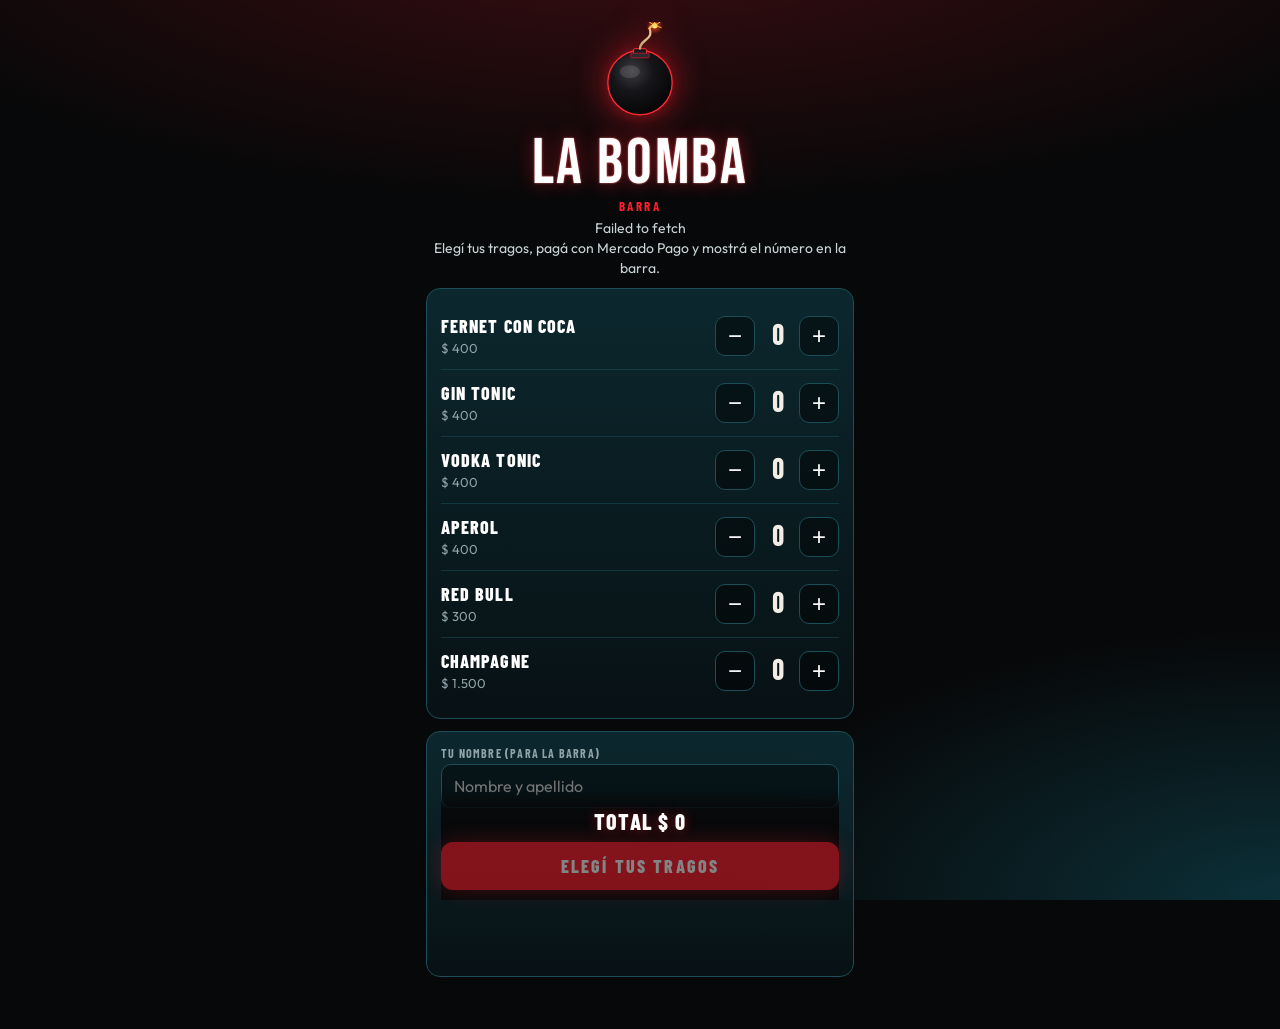
<file: barra.html>
<!doctype html><html lang="es"><head><meta charset="utf-8"><meta name="viewport" content="width=device-width,initial-scale=1">
<title>Barra · LA BOMBA</title><meta name="description" content="Pedí tu trago en La Bomba y pagá con Mercado Pago">
<link rel="icon" href="assets/bomb.svg"><link rel="stylesheet" href="app.css"></head>
<body><div class="page" id="page">
  <div class="hero" style="padding-bottom:4px"><img class="bomb" src="assets/bomb.svg" alt=""><div class="logo" style="font-size:64px">LA BOMBA</div>
    <div class="kicker" style="margin-top:6px">Barra</div></div>
  <div id="box"><p class="hint" style="text-align:center">Cargando la carta…</p></div>
</div>
<script src="config.js"></script><script src="api.js"></script>
<script>
const DEMO = new URLSearchParams(location.search).get('demo') === '1';
const TOKEN = (new URLSearchParams(location.search).get('pedido') || '').trim();
const money = n => '$ ' + Number(n).toLocaleString('es-UY');
const MENU_FALLBACK = [
  { id: 'fernet', nombre: 'Fernet con coca', precio: 400 },
  { id: 'gin', nombre: 'Gin tonic', precio: 400 },
  { id: 'vodka', nombre: 'Vodka tonic', precio: 400 },
  { id: 'aperol', nombre: 'Aperol', precio: 400 },
  { id: 'redbull', nombre: 'Red Bull', precio: 300 },
  { id: 'champagne', nombre: 'Champagne', precio: 1500 }
];
const DEMO_PEDIDO = {
  ok: true, numero: '013', estado: 'pagado', nombre: 'Juan Pérez', monto: 1100,
  items: [{ nombre: 'Fernet con coca', qty: 2, precio: 400 }, { nombre: 'Red Bull', qty: 1, precio: 300 }]
};

function itemsHtml(items) {
  return items.map(it => '<div class="pay-row"><span class="k">' + it.qty + ' × ' + esc(it.nombre) + '</span><span class="v">' + money(it.precio * it.qty) + '</span></div>').join('');
}
function renderPedido(o, extra) {
  const pagado = o.estado === 'pagado', ent = o.estado === 'entregado';
  const banda = ent ? 'entregado' : (pagado ? 'pagado' : 'wait');
  const txt = ent ? 'Entregado' + (o.entregado ? ' · ' + o.entregado : '') : (pagado ? 'Pagado — mostralo en la barra' : (extra || 'Confirmando tu pago…'));
  $('#box').innerHTML =
    (o.numero ? '<div class="num-gigante">' + esc(o.numero) + '</div>' : '') +
    '<div class="estado-banda ' + banda + '">' + esc(txt) + '</div>' +
    '<div class="card" style="text-align:center"><h3 style="font-size:26px;margin-bottom:10px">' + esc(o.nombre) + '</h3>' +
    itemsHtml(o.items || []) +
    '<div class="pay-row" style="margin-top:10px"><span class="k">Total</span><span class="v">' + money(o.monto) + '</span></div></div>' +
    (pagado ? '<p class="hint" style="text-align:center">Cuando te lo den, este número ya no sirve otra vez.</p>' : '') +
    (o.estado === 'pendiente' ? '<button class="btn ghost" id="reload" style="margin-top:10px">Ya pagué, recargar</button>' : '');
  const b = $('#reload'); if (b) b.onclick = () => location.reload();
}

async function verPedido(token) {
  if (DEMO) { renderPedido(DEMO_PEDIDO); return; }
  const qs = new URLSearchParams(location.search);
  const volvioMP = qs.has('payment_id') || qs.has('collection_status');
  const mpFallo = /^(rejected|null|cancelled)$/.test(qs.get('collection_status') || qs.get('status') || '');
  try {
    let o = await api('tragos_estado', { token });
    if (o.estado === 'pendiente' && !mpFallo) {
      renderPedido(o, 'Confirmando tu pago con Mercado Pago…');
      for (let i = 0; i < (volvioMP ? 5 : 1); i++) {
        if (i) await new Promise(ok => setTimeout(ok, 5000));
        try { o = await api('tragos_estado', { token }); if (o.estado === 'pagado' || o.estado === 'entregado') break; } catch (_) {}
      }
    }
    if (o.estado === 'pendiente' && mpFallo) renderPedido(o, 'El pago no se completó. Volvé a pedir.');
    else renderPedido(o);
    if (o.estado === 'pagado') setTimeout(() => verPedido(token), 8000);
    else if (o.estado === 'pendiente' && !mpFallo) setTimeout(() => verPedido(token), 5000);
  } catch (e) {
    $('#box').innerHTML = '<div class="card"><p class="hint">' + esc(e.message) + '</p><a class="btn ghost" href="barra.html" style="margin-top:10px">Volver a la carta</a></div>';
  }
}

function renderMenu(menu, mp) {
  const qty = Object.fromEntries(menu.map(m => [m.id, 0]));
  if (DEMO) { qty.fernet = 2; qty.redbull = 1; }
  function total() { return menu.reduce((s, m) => s + m.precio * qty[m.id], 0); }
  function pintar() {
    $('#carta').innerHTML = menu.map(m =>
      '<div class="drink"><div class="info"><b>' + esc(m.nombre) + '</b><span>' + money(m.precio) + '</span></div>' +
      '<div class="qty"><button type="button" data-m="' + m.id + '">−</button><b>' + qty[m.id] + '</b><button type="button" data-p="' + m.id + '">+</button></div></div>'
    ).join('');
    const t = total(), btn = $('#pay');
    $('#tot').textContent = 'Total ' + money(t);
    btn.disabled = !t;
    btn.textContent = t ? 'Pagar ' + money(t) + ' con Mercado Pago' : 'Elegí tus tragos';
  }
  $('#box').innerHTML =
    '<p class="hint" style="text-align:center;margin-bottom:10px">Elegí tus tragos, pagá con Mercado Pago y mostrá el número en la barra.</p>' +
    '<div class="card" id="carta"></div>' +
    '<form class="card form" id="f" novalidate>' +
    '<label class="fld"><span>Tu nombre (para la barra)</span><input name="nombre" required autocomplete="name" maxlength="80" placeholder="Nombre y apellido"' + (DEMO ? ' value="Juan Pérez"' : '') + '></label>' +
    '<div class="err" id="err"></div>' +
    '<div class="sticky-pay"><div class="total" id="tot" style="text-align:center;margin-bottom:8px;display:block">Total $ 0</div>' +
    '<button type="submit" class="btn" id="pay">Elegí tus tragos</button></div></form>';
  pintar();
  try { const last = localStorage.getItem('lb_pedido'); if (last && !DEMO) {
    const a = document.createElement('p'); a.className = 'hint'; a.style.textAlign = 'center'; a.style.marginBottom = '10px';
    a.innerHTML = '<a href="barra.html?pedido=' + encodeURIComponent(last) + '" style="color:var(--cream)">Ya pedí: ver mi número</a>';
    $('#box').insertBefore(a, $('#carta'));
  } } catch (_) {}
  $('#carta').onclick = e => {
    const b = e.target.closest('button'); if (!b) return;
    const id = b.dataset.p || b.dataset.m;
    qty[id] = Math.max(0, Math.min(20, qty[id] + (b.dataset.p ? 1 : -1)));
    pintar();
  };
  $('#f').onsubmit = async e => {
    e.preventDefault();
    const err = $('#err'); err.textContent = '';
    const nombre = $('#f').nombre.value.trim();
    if (!nombre) { err.textContent = 'Poné tu nombre'; return; }
    const items = menu.filter(m => qty[m.id] > 0).map(m => ({ id: m.id, qty: qty[m.id] }));
    if (!items.length) { err.textContent = 'Elegí al menos un trago'; return; }
    if (DEMO) { location.href = 'barra.html?pedido=DEMO&demo=1'; return; }
    if (mp === false) { err.textContent = 'El pago con Mercado Pago todavía no está disponible.'; return; }
    const b = $('#pay'); b.disabled = true; b.textContent = 'Abriendo Mercado Pago…';
    try {
      const r = await api('tragos_pedir', { nombre, items });
      try { localStorage.setItem('lb_pedido', r.token); } catch (_) {}
      location.href = r.init_point; return;
    } catch (x) { err.textContent = x.message; }
    b.disabled = false; pintar();
  };
}

(async () => {
  if (TOKEN) { verPedido(TOKEN === 'DEMO' && DEMO ? 'DEMO' : TOKEN); return; }
  if (DEMO) { renderMenu(MENU_FALLBACK, true); return; }
  try {
    const r = await api('tragos_menu');
    renderMenu(r.menu && r.menu.length ? r.menu : MENU_FALLBACK, r.mp);
  } catch (e) {
    renderMenu(MENU_FALLBACK, true);
    const box = $('#box');
    const hint = document.createElement('p');
    hint.className = 'hint'; hint.style.textAlign = 'center';
    hint.textContent = e.message || 'No se pudo cargar el menú del servidor; se muestra la carta de respaldo.';
    box.prepend(hint);
  }
})();
</script></body></html>
</file>
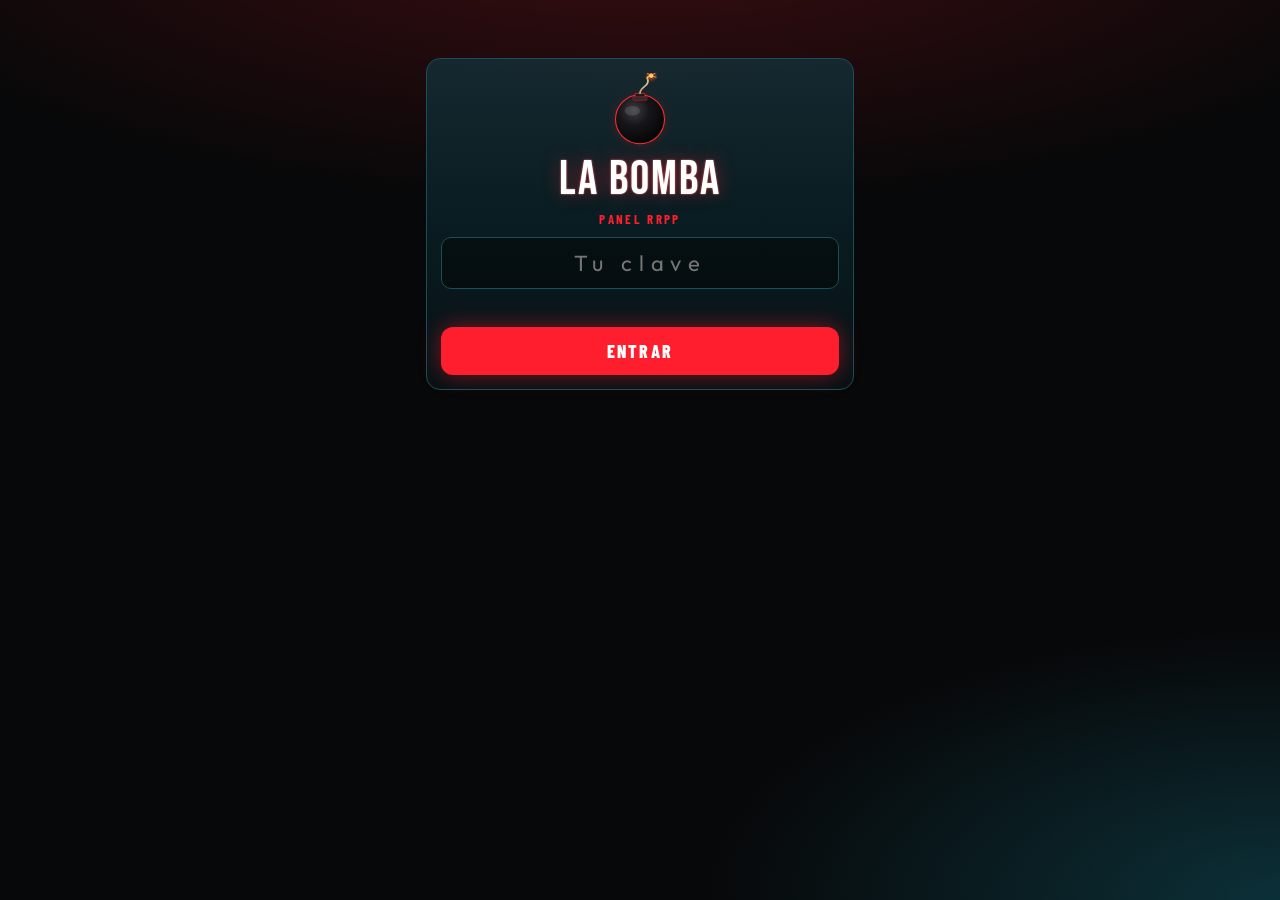
<file: rrpp.html>
<!doctype html><html lang="es"><head><meta charset="utf-8"><meta name="viewport" content="width=device-width,initial-scale=1">
<meta name="robots" content="noindex"><title>RRPP · LA BOMBA</title><link rel="icon" href="assets/bomb.svg"><link rel="stylesheet" href="app.css"></head>
<body><div class="page">
<div id="login" class="card form" style="margin-top:40px;text-align:center">
  <img src="assets/bomb.svg" style="width:70px;margin:0 auto" alt=""><div class="logo" style="font-size:48px">LA BOMBA</div>
  <div class="kicker">Panel RRPP</div>
  <select id="rp" style="text-align:center;font-size:18px;margin-bottom:10px"><option value="">Cargando RRPP…</option></select>
  <input id="pin" type="password" autocapitalize="off" autocorrect="off" placeholder="Tu clave" style="text-align:center;font-size:22px;letter-spacing:.3em">
  <div class="err" id="lerr"></div><button class="btn" id="go">Entrar</button>
</div>

<div id="app" class="hidden">
  <div class="topbar"><div class="brand"><img src="assets/bomb.svg" alt=""><span class="logo">LA BOMBA</span></div>
    <div class="row" style="align-items:center"><span class="kicker" id="who"></span><button class="btn sm ghost" id="out">Salir</button></div></div>
  <div class="counters" style="grid-template-columns:repeat(4,1fr)">
    <div class="counter okc"><div class="n" id="sI">0</div><div class="l">Invitados</div></div>
    <div class="counter okc"><div class="n" id="sV">0</div><div class="l">Vendidas</div></div>
    <div class="counter pend"><div class="n" id="sP">0</div><div class="l">Pendientes</div></div>
    <div class="counter in"><div class="n" id="sE">0</div><div class="l">Entraron</div></div>
  </div>

  <div class="card hidden" id="linkCard">
    <h3>Tu link de pago</h3>
    <p class="hint">Compartilo: lo que se compre por acá queda a tu nombre.</p>
    <div class="pay-row"><span class="v" id="myLink" style="text-align:left;font-size:13px"></span></div>
    <div class="row" style="margin-top:10px"><button class="btn sm ghost" id="copyLink">Copiar link</button><a class="btn sm wa" id="waLink" target="_blank">Mandar por WhatsApp</a></div>
  </div>

  <div id="invBox" class="hidden">
    <p class="hint" id="cupo" style="margin-bottom:8px"></p>
    <form class="card form" id="addOne">
      <h3>Invitar (le llega el QR ya)</h3>
      <input name="nombre" placeholder="Nombre y apellido" maxlength="80">
      <input name="email" type="email" placeholder="Mail (opcional si ponés teléfono)" maxlength="120">
      <input name="telefono" type="tel" placeholder="Teléfono (para WhatsApp)" maxlength="30">
      <button class="btn">Enviar QR</button>
    </form>
    <details class="card"><summary class="kicker" style="cursor:pointer">Cargar varios de una</summary>
      <form class="form" id="addBulk" style="margin-top:10px">
        <p class="hint">Subí un CSV (nombre, teléfono, mail) o pegá uno por línea. Si falta el mail o el teléfono dejá el lugar vacío. Los que tienen mail reciben el QR solo; a los demás te quedan botones para mandarlo por WhatsApp o copiar el link.</p>
        <input type="file" id="csv" accept=".csv,text/csv,text/plain">
        <textarea name="lista" placeholder="Camila Ferreira, camila@gmail.com, 099123456"></textarea>
        <button class="btn">Cargar y enviar QRs</button>
      </form>
    </details>
  </div>
  <div class="err" id="ierr"></div>
  <div id="sinMail" class="card hidden"></div>
  <div id="pagBox" class="hidden">
    <h3 class="kicker" style="margin:6px 0 8px">Pagos por aprobar <span class="pill" id="pp">0</span></h3>
    <p class="hint" style="margin-bottom:8px">Revisá que el comprobante esté bien antes de aprobar: al aprobar les llegan los QR.</p>
    <div class="list" id="pend" style="margin-bottom:14px"></div>
  </div>
  <h3 class="kicker" style="margin:6px 0 8px">Mi gente</h3>
  <div class="list" id="list"></div>
</div>
</div>
<div id="modal" class="modal hidden"></div>
<script src="config.js"></script><script src="api.js"></script>
<script>
function precioAhora() { const C = window.LB_CONFIG || {}, n = Date.now(), t = (C.PRECIOS || []).find(x => !x.hasta || n < Date.parse(x.hasta)); return t ? t.precio : (C.PRECIO_NUM || 500); }
let PIN = sessionStorage.getItem('lb_rp_pin') || '', D = null;
let LISTA = false;
api('rrpp_lista', {}).then(r => {
  LISTA = true;
  $('#rp').innerHTML = '<option value="">Elegí tu nombre</option>' + r.rrpp.map(x => `<option value="${x.slug}">${x.nombre.replace(/</g, '&lt;')}</option>`).join('');
}).catch(() => $('#rp').classList.add('hidden'));
async function login(p, sel) {
  if (sel !== undefined && LISTA && !sel) throw new Error('Elegí tu nombre de la lista');
  const r = await api('login', { pin: p });
  if (r.rol !== 'rrpp') throw new Error(r.rol === 'admin' ? 'Esa es la clave del panel principal: entrá por admin.html' : 'Clave incorrecta');
  if (sel && r.slug !== sel) throw new Error('Clave incorrecta');
  PIN = p; sessionStorage.setItem('lb_rp_pin', p);
  $('#login').classList.add('hidden'); $('#app').classList.remove('hidden'); load();
}
$('#go').onclick = () => { $('#lerr').textContent = ''; login($('#pin').value.trim(), $('#rp').value).catch(e => $('#lerr').textContent = e.message); };
$('#pin').onkeydown = e => { if (e.key === 'Enter') $('#go').click(); };
$('#out').onclick = () => { sessionStorage.removeItem('lb_rp_pin'); location.reload(); };
if (PIN) login(PIN).catch(() => sessionStorage.removeItem('lb_rp_pin'));

function ticketUrl(t) { return (D.siteUrl || '') + 'ticket.html?t=' + t; }
function waTicket(o) {
  let tel = String(o.telefono || '').replace(/\D/g, ''); if (tel.startsWith('0')) tel = '598' + tel.slice(1);
  return 'https://wa.me/' + tel + '?text=' + encodeURIComponent('¡Hola ' + o.nombre + '! 💣 Estás en la lista de LA BOMBA hoy en Al Fin y al Cabo (Montoya). Lista desde las 21 hs, puerta a las 00 hs. Tu entrada con QR está acá: ' + ticketUrl(o.token) + ' ¡Nos vemos en la pista!');
}
async function load() {
  try { D = await api('mis', { pin: PIN }); } catch (e) { $('#ierr').textContent = e.message; return; }
  $('#who').textContent = D.nombre;
  const s = D.stats; $('#sI').textContent = s.invitados; $('#sV').textContent = s.vendidas; $('#sP').textContent = s.pendientes; $('#sE').textContent = s.entraron;
  $('#linkCard').classList.toggle('hidden', !D.link);
  if (D.link) { $('#myLink').textContent = D.link; $('#waLink').href = 'https://wa.me/?text=' + encodeURIComponent('Entradas LA BOMBA · sáb 21/11 · Al Fin y al Cabo, Montoya: ' + D.link); }
  $('#invBox').classList.toggle('hidden', !D.puedeInvitar);
  const full = D.tope && s.invitados >= D.tope;
  $('#cupo').textContent = D.tope ? 'Invitados: ' + s.invitados + ' de ' + D.tope + ' usados' + (full ? ' · llegaste al tope' : '') : '';
  document.querySelectorAll('#invBox button').forEach(b => b.disabled = !!full);
  const pend = D.items.filter(o => o.tipo === 'pago' && o.estado === 'pendiente');
  const groups = {}, order = [];
  pend.forEach(o => { const k = o.compra || o.token; if (!groups[k]) { groups[k] = []; order.push(k); } groups[k].push(o); });
  $('#pagBox').classList.toggle('hidden', !order.length); $('#pp').textContent = order.length;
  $('#pend').innerHTML = order.map(k => payCard(groups[k])).join('');
  $('#list').innerHTML = D.items.filter(o => o.estado !== 'pendiente' && o.estado !== 'sin pagar').map(o => {
    const chip = o.usado ? '<span class="chip in">Entró</span>' : o.estado === 'aprobado' ? '<span class="chip">' + (o.tipo === 'pago' ? (o.metodo === 'mp' ? 'Vendida MP' : 'Vendida') : 'Invitado') + '</span>' :
      o.estado === 'pendiente' ? '<span class="chip wait">Pago pendiente</span>' : '<span class="chip no">' + esc(o.estado) + '</span>';
    const btns = o.estado === 'aprobado' ? '<div class="row"><button class="btn sm ghost" data-a="reenviar">Reenviar mail</button>' +
      (o.telefono ? '<a class="btn sm wa" target="_blank" href="' + waTicket(o) + '">WhatsApp</a>' : '') + '<button class="btn sm ghost" data-a="copiar">Copiar link</button></div>' : '';
    return '<div class="person" data-t="' + esc(o.token) + '"><div class="top"><div class="av">' + esc(initials(o.nombre)) + '</div><div class="info"><b>' + esc(o.nombre) + '</b><small>' +
      [o.email, o.telefono].filter(Boolean).map(esc).join(' · ') + '</small></div>' + chip + '</div>' + btns + '</div>';
  }).join('') || '<p class="hint">Todavía no cargaste a nadie.</p>';
}
function payCard(g) {
  const buyer = g.find(o => o.nota === 'comprador') || g[g.length - 1], n = g.length;
  const total = '$ ' + (n * precioAhora()).toLocaleString('es-UY');
  const names = n > 1 ? '<small style="margin-top:4px;color:#C9D4D6">' + g.map(o => esc(o.nombre) + (o.email && o.email !== buyer.email ? ' <span style="color:var(--muted)">(' + esc(o.email) + ')</span>' : '')).join('<br>') + '</small>' : '';
  return '<div class="person" data-t="' + esc(buyer.token) + '"><div class="top"><div class="av">' + (n > 1 ? n : esc(initials(buyer.nombre))) + '</div>' +
    '<div class="info"><b>' + esc(buyer.nombre) + ' · ' + n + (n > 1 ? ' entradas' : ' entrada') + ' · ' + total + '</b><small>' + [buyer.email, buyer.telefono].filter(Boolean).map(esc).join(' · ') + '</small>' +
    '<small>' + esc(buyer.creado) + '</small>' + names + '</div><span class="chip wait">Pendiente</span></div>' +
    '<div class="row">' + (buyer.comprobante ? '<button class="btn sm ghost" data-p="ver">Ver comprobante</button>' : '') +
    '<button class="btn sm ok" data-p="aprobar">' + (n > 1 ? 'Aprobar las ' + n + ' y mandar QRs' : 'Aprobar y mandar QR') + '</button><button class="btn sm danger" data-p="rechazar">Rechazar</button></div></div>';
}
document.addEventListener('click', async e => {
  const b = e.target.closest('button[data-p]'); if (!b) return;
  const token = b.closest('.person').dataset.t, a = b.dataset.p;
  if (a === 'rechazar' && !confirm('¿Rechazar este pago?')) return;
  b.disabled = true; const t0 = b.textContent; b.textContent = '…';
  try {
    if (a === 'ver') {
      const r = await api('comprobante', { pin: PIN, token }), m = $('#modal'), src = 'data:' + r.mime + ';base64,' + r.data;
      m.innerHTML = r.mime === 'application/pdf' ? '<iframe src="' + src + '"></iframe>' : '<img src="' + src + '" alt="Comprobante">';
      m.classList.remove('hidden'); m.onclick = () => m.classList.add('hidden');
      b.disabled = false; b.textContent = t0; return;
    }
    const r = await api(a, { pin: PIN, token });
    if (a === 'aprobar' && (r.mail === false || r.error)) alert('Aprobado, pero algún mail no salió: ' + (r.error || '') + '\nMandá el link por WhatsApp.');
    await load();
  } catch (x) { alert(x.message); b.disabled = false; b.textContent = t0; }
});
document.addEventListener('click', async e => {
  const b = e.target.closest('button[data-a]'); if (!b) return;
  const token = b.closest('.person').dataset.t;
  if (b.dataset.a === 'copiar') { await navigator.clipboard.writeText(ticketUrl(token)).catch(() => prompt('Copiá el link:', ticketUrl(token))); b.textContent = 'Copiado'; return; }
  b.disabled = true; b.textContent = '…';
  try { await api('reenviar', { pin: PIN, token }); b.textContent = 'Enviado'; } catch (x) { alert(x.message + '\nMandalo por WhatsApp.'); b.disabled = false; b.textContent = 'Reenviar mail'; }
});
$('#copyLink').onclick = async () => { await navigator.clipboard.writeText(D.link).catch(() => prompt('Copiá el link:', D.link)); $('#copyLink').textContent = 'Copiado'; };
async function add(list, btn) {
  $('#ierr').textContent = ''; btn.disabled = true; const t0 = btn.textContent; btn.textContent = 'Enviando…';
  try {
    const r = await api('agregar', { pin: PIN, invitados: list }); window._last = r;
    const bad = r.resultados.filter(x => !x.ok || !x.mail);
    if (bad.length) $('#ierr').textContent = bad.map(x => x.nombre + ': ' + (x.error || 'mail no enviado')).join(' · ');
    btn.disabled = false; btn.textContent = t0; await load(); return true;
  } catch (x) { $('#ierr').textContent = x.message; btn.disabled = false; btn.textContent = t0; return false; }
}
$('#addOne').onsubmit = async e => {
  e.preventDefault(); const f = e.target;
  const g = { nombre: f.nombre.value.trim(), email: f.email.value.trim(), telefono: f.telefono.value.trim() };
  if (!g.nombre || !(g.email || g.telefono)) return $('#ierr').textContent = 'Poné nombre y mail (o teléfono)';
  const soloWa = !g.email && g.telefono;
  if (await add([g], f.querySelector('button'))) {
    const x = (window._last && window._last.resultados || [])[0];
    f.reset(); setBtn();
    if (soloWa && x && x.ok && x.token) location.href = waTicket({ nombre: g.nombre, telefono: g.telefono, token: x.token });
  }
};
function setBtn() { const f = $('#addOne'); f.querySelector('button').textContent = (!f.email.value.trim() && f.telefono.value.trim()) ? 'Mandar QR por WhatsApp' : 'Enviar QR'; }
$('#addOne').email.addEventListener('input', setBtn); $('#addOne').telefono.addEventListener('input', setBtn);
function csvRow(l) {
  const out = []; let cur = '', q = false;
  const sep = (l.match(/;/g) || []).length > (l.match(/,/g) || []).length ? ';' : (l.includes('\t') ? '\t' : ',');
  for (let i = 0; i < l.length; i++) {
    const c = l[i];
    if (q) { if (c === '"' && l[i + 1] === '"') { cur += '"'; i++; } else if (c === '"') q = false; else cur += c; }
    else if (c === '"') q = true; else if (c === sep) { out.push(cur.trim()); cur = ''; } else cur += c;
  }
  out.push(cur.trim()); return out;
}
function parseLista(txt) {
  return txt.replace(/^\uFEFF/, '').split(/\r?\n/).map(l => l.trim()).filter(Boolean).map(csvRow)
    .filter(p => !/^nombre$/i.test(p[0] || ''))
    .map(p => {
      const email = p.slice(1).find(s => s.includes('@')) || '', tel = p.slice(1).find(s => !s.includes('@') && /^\+?[\d\s().-]{6,}$/.test(s)) || '';
      return { nombre: p[0], email, telefono: tel };
    }).filter(g => g.nombre);
}
$('#csv').onchange = async e => {
  const file = e.target.files[0]; if (!file) return;
  $('#addBulk').lista.value = (await file.text()).trim();
};
function showSinMail(rows) {
  const box = $('#sinMail');
  if (!rows.length) { box.classList.add('hidden'); return; }
  box.innerHTML = '<div class="kicker">Les falta el mail: mandales el QR vos (' + rows.length + ')</div>' + rows.map(o =>
    '<div class="row" style="align-items:center;justify-content:space-between;margin-top:8px"><span>' + o.nombre.replace(/</g, '&lt;') + '</span><span class="row">' +
    (o.telefono ? '<a class="btn sm wa" target="_blank" href="' + waTicket(o) + '">WhatsApp</a>' : '') +
    '<button class="btn sm ghost" data-cp="' + o.token + '">Copiar link</button></span></div>').join('') +
    '<button class="btn sm ghost" style="margin-top:10px" id="sinMailOk">Listo, cerrar</button>';
  box.classList.remove('hidden');
  box.querySelectorAll('[data-cp]').forEach(b => b.onclick = async () => { const u = ticketUrl(b.dataset.cp); await navigator.clipboard.writeText(u).catch(() => prompt('Copiá el link:', u)); b.textContent = 'Copiado'; });
  $('#sinMailOk').onclick = () => box.classList.add('hidden');
}
$('#addBulk').onsubmit = async e => {
  e.preventDefault(); const f = e.target, btn = f.querySelector('button');
  const list = parseLista(f.lista.value);
  if (!list.length) return $('#ierr').textContent = 'No encontré nombres en la lista';
  const conMail = list.filter(g => g.email).length, soloTel = list.filter(g => !g.email && g.telefono).length, nada = list.length - conMail - soloTel;
  if (!confirm('Cargar ' + list.length + ' invitados:\n· ' + conMail + ' con mail (les llega el QR solo)\n· ' + soloTel + ' solo con teléfono (te queda botón de WhatsApp)\n· ' + nada + ' sin mail ni teléfono (te queda el link para copiar)\n\n¿Seguimos?')) return;
  $('#ierr').textContent = ''; btn.disabled = true; const t0 = btn.textContent;
  const sin = [], errs = [];
  try {
    for (let i = 0; i < list.length; i += 50) {
      const tanda = list.slice(i, i + 50);
      btn.textContent = 'Cargando ' + Math.min(i + 50, list.length) + ' de ' + list.length + '…';
      const r = await api('agregar', { pin: PIN, invitados: tanda });
      r.resultados.forEach((x, j) => {
        if (!x.ok) errs.push(x.nombre + ': ' + x.error);
        else if (!x.mail) { sin.push({ nombre: x.nombre, token: x.token, telefono: tanda[j].telefono }); if (tanda[j].email) errs.push(x.nombre + ': mail no enviado (' + (x.error || '') + ')'); }
      });
    }
    f.reset(); $('#csv').value = '';
  } catch (x) { errs.push(x.message); }
  finally { btn.disabled = false; btn.textContent = t0; }
  if (errs.length) $('#ierr').textContent = errs.join(' · ');
  showSinMail(sin); await load();
};
</script></body></html>
</file>
<file: app.css>
@import url('https://fonts.googleapis.com/css2?family=Bebas+Neue&family=Barlow+Condensed:wght@500;600;700;800&family=Outfit:wght@400;600&display=swap');
:root{--bg:#070809;--petrol:#0B3038;--petrol2:#0F414C;--petrol3:#16525E;--line:#1C4E58;--red:#FF1E2D;--red2:#FF4A3A;--glow:rgba(255,30,45,.45);--cream:#F3EDE6;--muted:#8FA3A8;--ok:#22C55E;--ok2:#16A34A;--amber:#FBBF24}
*{box-sizing:border-box;margin:0;padding:0;-webkit-tap-highlight-color:transparent}
html,body{background:var(--bg);color:var(--cream);font-family:Outfit,system-ui,sans-serif}
body{min-height:100vh;background:radial-gradient(120% 60% at 50% -10%,rgba(255,30,45,.22),transparent 55%),radial-gradient(90% 60% at 100% 100%,rgba(14,65,76,.7),transparent 50%),var(--bg);background-attachment:fixed}
.page{max-width:460px;margin:0 auto;padding:18px 16px 40px}
.logo{font-family:'Bebas Neue',sans-serif;letter-spacing:.04em;line-height:.85;color:#fff;text-shadow:0 0 18px var(--glow),0 0 2px #ff8a8a}
.kicker{font-family:'Barlow Condensed';font-weight:700;letter-spacing:.18em;text-transform:uppercase;color:var(--red);font-size:13px}
.hero{text-align:center;padding:4px 0 12px}
.hero .flyer{width:100%;border-radius:14px;display:block;box-shadow:0 0 30px rgba(255,30,45,.25);border:1px solid var(--line)}
.hero .bomb{width:92px;filter:drop-shadow(0 0 16px rgba(255,30,45,.55))}
.hero .logo{font-size:84px;margin-top:10px}
.hosts{font-family:'Barlow Condensed';font-weight:700;font-size:18px;letter-spacing:.14em;text-transform:uppercase;color:#fff}
.meta{margin:12px 0;border:1px solid var(--line);background:linear-gradient(180deg,rgba(15,65,76,.7),rgba(11,48,56,.4));border-radius:12px;padding:10px 12px;display:grid;grid-template-columns:1fr 1fr;gap:8px 10px}
.meta b{display:block;font-family:'Barlow Condensed';font-weight:800;font-size:16px;letter-spacing:.04em;text-transform:uppercase;color:#fff}
.meta span{font-family:'Barlow Condensed';font-weight:500;font-size:12px;letter-spacing:.1em;text-transform:uppercase;color:var(--muted)}
.meta .full{grid-column:1/-1;text-align:center;border-top:1px solid rgba(28,78,88,.7);padding-top:6px}
.price{text-align:center;margin:4px 0 12px}
.price .n{font-family:'Bebas Neue';font-size:64px;color:#fff;text-shadow:0 0 16px var(--glow)}
.price .tag{font-family:'Barlow Condensed';font-weight:700;letter-spacing:.12em;text-transform:uppercase;color:var(--red);font-size:14px;margin-left:6px}
.card{background:linear-gradient(180deg,rgba(15,65,76,.55),rgba(8,20,24,.75));border:1px solid var(--line);border-radius:14px;padding:14px;margin-bottom:12px}
.card h3{font-family:'Barlow Condensed';font-weight:800;letter-spacing:.1em;text-transform:uppercase;font-size:16px;margin-bottom:8px}
.card p,.hint{font-size:14px;line-height:1.45;color:#C9D4D6}
.pay-row{display:flex;justify-content:space-between;gap:10px;font-size:14px;padding:8px 9px;background:rgba(0,0,0,.28);border-radius:8px;margin-top:6px}
.pay-row .k{color:var(--muted);font-family:'Barlow Condensed';font-weight:600;letter-spacing:.06em;text-transform:uppercase}
.pay-row .v{color:#fff;font-weight:600;text-align:right;word-break:break-all}
.form{display:flex;flex-direction:column;gap:10px}
label.fld{display:flex;flex-direction:column;gap:4px}
label.fld span{font-family:'Barlow Condensed';font-weight:700;letter-spacing:.1em;text-transform:uppercase;font-size:12px;color:var(--muted)}
input,textarea,select{width:100%;border-radius:10px;border:1px solid var(--line);background:rgba(0,0,0,.45);color:#fff;padding:11px 12px;font-family:Outfit;font-size:16px;outline:none}
input:focus,textarea:focus,select:focus{border-color:var(--red)}
textarea{min-height:120px;resize:vertical}
.upload{border:1px dashed #2A6A74;border-radius:12px;background:rgba(0,0,0,.3);padding:14px;display:flex;align-items:center;gap:12px;cursor:pointer}
.upload .ico{width:42px;height:42px;border-radius:8px;background:rgba(255,30,45,.12);border:1px solid rgba(255,30,45,.35);display:flex;align-items:center;justify-content:center;color:var(--red);font-size:20px;flex-shrink:0}
.upload b{display:block;font-size:14px;color:#fff}.upload em{font-style:normal;font-size:12px;color:var(--muted)}
.btn{min-height:48px;border:0;border-radius:12px;background:var(--red);color:#fff;font-family:'Barlow Condensed';font-weight:800;letter-spacing:.12em;text-transform:uppercase;font-size:18px;box-shadow:0 0 22px rgba(255,30,45,.45);cursor:pointer;width:100%;padding:0 14px;text-decoration:none;display:inline-flex;align-items:center;justify-content:center}
.btn:disabled{opacity:.5;cursor:wait}
.btn.ghost{background:transparent;border:1px solid var(--line);box-shadow:none}
.btn.ok{background:var(--ok2);box-shadow:0 0 18px rgba(34,197,94,.35)}
.btn.sm{min-height:34px;font-size:13px;border-radius:9px;width:auto;padding:0 10px;box-shadow:none}
.btn.danger{background:#3A1014;color:#FF8A8A;box-shadow:none;border:1px solid #6A2028}
.btn.wa{background:#128C4A;box-shadow:none}
.row{display:flex;gap:8px;flex-wrap:wrap}
.err{color:#FF8A8A;font-size:14px;min-height:18px}
.ok-block{text-align:center;padding:24px 6px}
.ok-block .badge{width:84px;height:84px;border-radius:50%;margin:0 auto 16px;background:radial-gradient(circle at 40% 35%,#34d36a,#15803d);display:flex;align-items:center;justify-content:center;box-shadow:0 0 30px rgba(34,197,94,.45);font-size:42px;color:#fff}
.ok-block h2{font-family:'Barlow Condensed';font-weight:800;font-size:32px;letter-spacing:.04em;text-transform:uppercase;line-height:1;margin-bottom:10px}
.hidden{display:none!important}
/* cantidad */
.qty{display:flex;align-items:center;gap:10px}
.qty button{width:44px;height:44px;border-radius:10px;border:1px solid var(--line);background:rgba(0,0,0,.45);color:#fff;font-size:24px;cursor:pointer}
.qty b{font-family:'Bebas Neue';font-size:36px;min-width:34px;text-align:center}
.total{margin-left:auto;font-family:'Barlow Condensed';font-weight:800;font-size:22px;letter-spacing:.06em;text-transform:uppercase;color:#fff;text-shadow:0 0 12px var(--glow)}
.comp{border-top:1px solid var(--line);padding-top:10px;display:flex;flex-direction:column;gap:6px}
.comp .kicker{font-size:12px}
/* admin */
.topbar{display:flex;align-items:center;justify-content:space-between;padding:4px 0 12px}
.topbar .brand{display:flex;align-items:center;gap:8px}.topbar .brand img{width:28px}.topbar .logo{font-size:30px}
.counters{display:grid;grid-template-columns:repeat(3,1fr);gap:8px;margin-bottom:12px}
.counter{background:rgba(15,65,76,.5);border:1px solid var(--line);border-radius:12px;padding:8px 6px;text-align:center}
.counter .n{font-family:'Bebas Neue';font-size:34px;line-height:1}
.counter .l{font-family:'Barlow Condensed';font-weight:700;letter-spacing:.08em;text-transform:uppercase;font-size:12px;color:var(--muted)}
.counter.okc .n{color:var(--ok)}.counter.pend .n{color:var(--amber)}.counter.in .n{color:var(--red2)}
.tabs{display:grid;grid-template-columns:1fr 1fr;margin-bottom:12px;border-bottom:1px solid var(--line)}
.tab{font-family:'Barlow Condensed';font-weight:800;letter-spacing:.08em;text-transform:uppercase;font-size:15px;padding:10px 6px;text-align:center;color:var(--muted);background:none;border:0;cursor:pointer;position:relative}
.tab.on{color:#fff}.tab.on::after{content:"";position:absolute;left:12px;right:12px;bottom:-1px;height:3px;background:var(--red);box-shadow:0 0 8px var(--glow)}
.pill{display:inline-block;min-width:18px;padding:0 5px;margin-left:4px;border-radius:99px;background:var(--red);color:#fff;font-size:11px;line-height:18px}
.list{display:flex;flex-direction:column;gap:8px}
.person{padding:10px;background:rgba(0,0,0,.32);border:1px solid rgba(28,78,88,.7);border-radius:12px}
.person .top{display:flex;gap:10px;align-items:center}
.av{width:36px;height:36px;border-radius:50%;background:var(--petrol3);display:flex;align-items:center;justify-content:center;font-family:'Barlow Condensed';font-weight:800;font-size:14px;flex-shrink:0}
.person .info{flex:1;min-width:0}.person .info b{display:block;font-size:14px}
.person .info small{display:block;font-size:12px;color:var(--muted);overflow:hidden;text-overflow:ellipsis}
.person .row{margin-top:8px}
.chip{font-family:'Barlow Condensed';font-weight:700;letter-spacing:.06em;text-transform:uppercase;font-size:11px;padding:3px 7px;border-radius:99px;background:rgba(34,197,94,.12);color:var(--ok);border:1px solid rgba(34,197,94,.3);white-space:nowrap}
.chip.wait{background:rgba(251,191,36,.1);color:var(--amber);border-color:rgba(251,191,36,.3)}
.chip.in{background:rgba(255,30,45,.12);color:var(--red2);border-color:rgba(255,30,45,.35)}
.chip.no{background:#222;color:#999;border-color:#444}
.modal{position:fixed;inset:0;background:rgba(0,0,0,.85);display:flex;align-items:center;justify-content:center;z-index:50;padding:16px}
.modal img,.modal iframe{max-width:100%;max-height:85vh;border-radius:10px;background:#fff}
.modal iframe{width:100%;height:85vh}
/* scanner */
.result{position:fixed;inset:0;z-index:40;display:flex;flex-direction:column;align-items:center;justify-content:center;text-align:center;padding:24px}
.result.valido{background:radial-gradient(circle at 50% 40%,#1fb457,#0a5a2a)}
.result.usado{background:radial-gradient(circle at 50% 40%,#d3161f,#5a070b)}
.result.invalido{background:radial-gradient(circle at 50% 40%,#2a2a2a,#050505);color:var(--red)}
.result .big{font-family:'Bebas Neue';font-size:96px;line-height:.9;color:#fff;text-shadow:0 0 20px rgba(0,0,0,.4)}
.result.invalido .big{color:var(--red);text-shadow:0 0 18px var(--glow)}
.result .name{font-family:'Barlow Condensed';font-weight:800;font-size:30px;letter-spacing:.08em;text-transform:uppercase;margin-top:16px;color:#fff}
.result .sub{font-family:'Barlow Condensed';font-weight:600;font-size:20px;letter-spacing:.08em;text-transform:uppercase;margin-top:8px;color:rgba(255,255,255,.85)}
.result .tap{position:absolute;bottom:28px;left:0;right:0;font-size:14px;color:rgba(255,255,255,.7)}
#reader{border-radius:14px;overflow:hidden;border:2px solid var(--red);box-shadow:0 0 24px var(--glow);background:#000}
#reader video{width:100%!important;display:block}
.qrbox{background:#fff;border-radius:14px;padding:14px;display:inline-block;margin:10px auto}
select option{background:#111;color:#fff}

.cta-down{display:block;text-align:center;margin:14px auto 6px;padding:14px 18px;max-width:420px;background:#FF1E2D;color:#fff;font-weight:900;letter-spacing:2px;font-size:18px;border-radius:12px;text-decoration:none;box-shadow:0 0 18px rgba(255,30,45,.55)}
.cta-down .arrow{display:block;font-size:30px;line-height:1;margin-top:4px;animation:bob 1.1s ease-in-out infinite}
@keyframes bob{0%,100%{transform:translateY(0)}50%{transform:translateY(7px)}}
html{scroll-behavior:smooth}

/* barra / tragos */
.drink{display:flex;align-items:center;gap:12px;padding:12px 0;border-bottom:1px solid rgba(28,78,88,.55)}
.drink:last-child{border-bottom:0}
.drink .info{flex:1;min-width:0}
.drink .info b{display:block;font-family:'Barlow Condensed';font-weight:800;letter-spacing:.06em;text-transform:uppercase;font-size:18px;color:#fff}
.drink .info span{color:var(--muted);font-size:13px}
.drink .qty{gap:8px}
.drink .qty button{width:40px;height:40px}
.drink .qty b{font-size:28px;min-width:28px}
.sticky-pay{position:sticky;bottom:0;background:linear-gradient(180deg,transparent,rgba(7,8,9,.95) 18%);padding:18px 0 10px;margin-top:6px}
.num-gigante{font-family:'Bebas Neue';font-size:168px;line-height:.85;color:#fff;text-shadow:0 0 28px var(--glow),0 0 4px #ff8a8a;text-align:center}
.estado-banda{font-family:'Barlow Condensed';font-weight:800;letter-spacing:.12em;text-transform:uppercase;text-align:center;font-size:18px;padding:12px 10px;border-radius:12px;margin:8px 0 16px}
.estado-banda.pagado{background:rgba(251,191,36,.12);color:var(--amber);border:1px solid rgba(251,191,36,.35)}
.estado-banda.entregado{background:rgba(34,197,94,.12);color:var(--ok);border:1px solid rgba(34,197,94,.3)}
.estado-banda.wait{background:rgba(255,255,255,.06);color:#C9D4D6;border:1px solid var(--line)}
.page.wide{max-width:1180px;padding:16px 20px 32px}
.cola{display:grid;grid-template-columns:repeat(auto-fill,minmax(280px,1fr));gap:12px}
.orden{background:linear-gradient(180deg,rgba(15,65,76,.55),rgba(8,20,24,.75));border:1px solid var(--line);border-radius:16px;padding:14px 16px 14px}
.orden .num{font-family:'Bebas Neue';font-size:92px;line-height:.85;color:#fff;text-shadow:0 0 18px var(--glow)}
.orden .quien{font-family:'Barlow Condensed';font-weight:800;letter-spacing:.08em;text-transform:uppercase;font-size:22px;margin:4px 0 8px}
.orden ul{list-style:none;margin:0 0 12px;padding:0}
.orden li{font-size:16px;padding:3px 0;color:#C9D4D6}
.orden li b{color:#fff;margin-right:4px}
.cola-empty{text-align:center;padding:60px 16px;color:var(--muted)}
.cola-empty .logo{font-size:56px;margin-bottom:8px}
</file>
